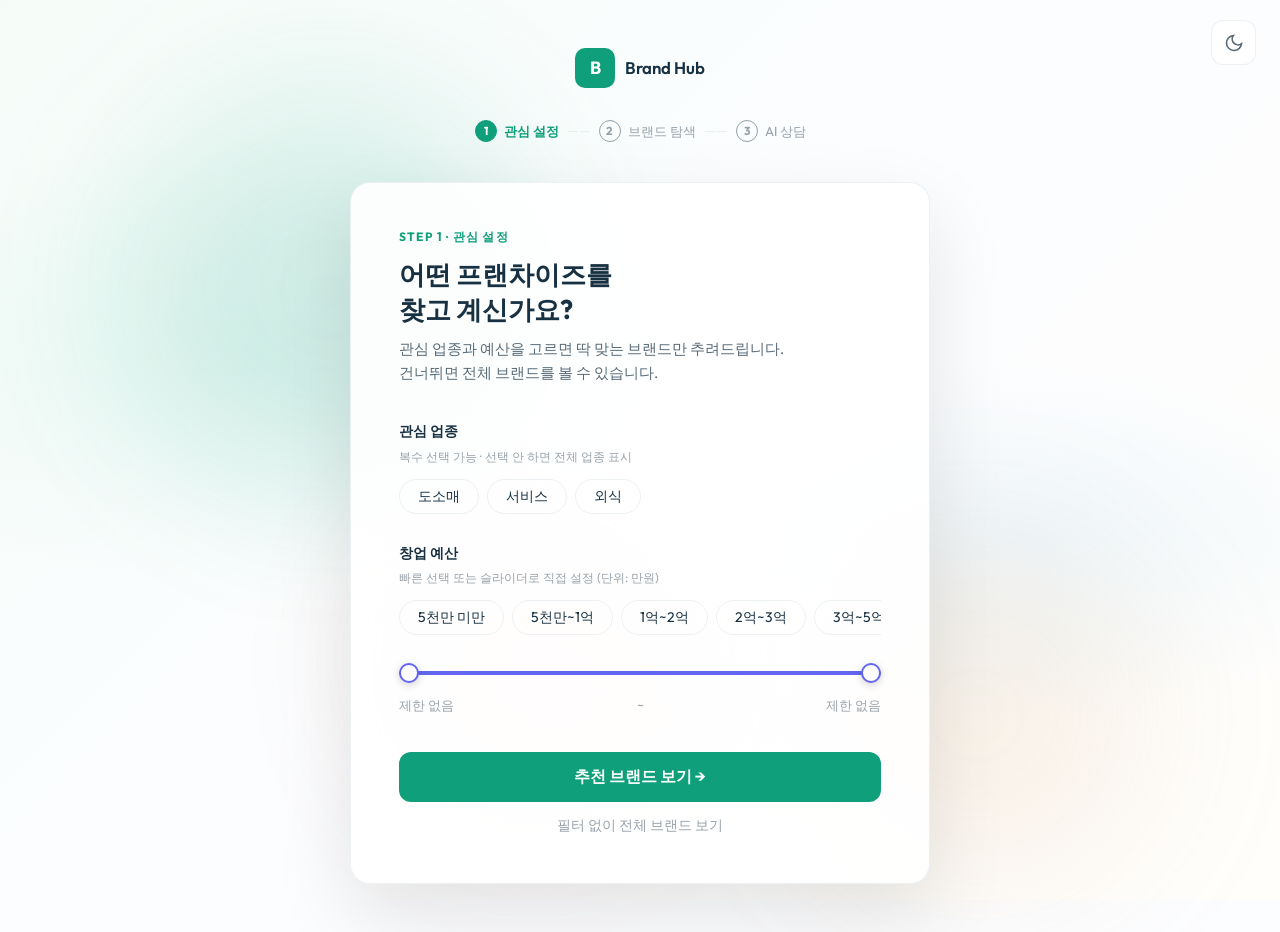
<file: templatemo_607_glass_admin/index.html>
<!DOCTYPE html>
<html lang="ko" data-theme="light">
<head>
    <meta charset="UTF-8">
    <meta name="viewport" content="width=device-width, initial-scale=1.0">
    <title>Brand Hub — 프랜차이즈 탐색 시작</title>
    <link rel="preconnect" href="https://fonts.googleapis.com">
    <link rel="preconnect" href="https://fonts.gstatic.com" crossorigin>
    <link href="https://fonts.googleapis.com/css2?family=Outfit:wght@300;400;500;600;700&display=swap" rel="stylesheet">
    <link rel="stylesheet" href="templatemo-glass-admin-style.css">
    <style>
        html, body { height: 100%; margin: 0; }

        .wizard-page {
            min-height: 100vh;
            display: flex;
            flex-direction: column;
            align-items: center;
            justify-content: center;
            padding: 48px 24px;
            position: relative;
            z-index: 1;
        }

        /* Top-right controls */
        .wizard-top-bar {
            position: fixed; top: 20px; right: 24px;
            display: flex; align-items: center; gap: 10px; z-index: 200;
        }

        /* Logo */
        .wizard-logo {
            display: flex; align-items: center; gap: 10px; margin-bottom: 32px;
        }
        .wizard-logo-icon {
            width: 40px; height: 40px; background: var(--emerald);
            border-radius: 10px; display: flex; align-items: center; justify-content: center;
            color: #fff; font-weight: 700; font-size: 1.1rem;
        }
        .wizard-logo-text { font-size: 1.05rem; font-weight: 600; color: var(--text-primary); }

        /* Step Trail */
        .step-trail {
            display: flex; align-items: center; gap: 6px; margin-bottom: 40px;
        }
        .step-trail-item {
            display: flex; align-items: center; gap: 7px;
            font-size: 0.82rem; color: var(--text-muted);
        }
        .step-trail-item.active { color: var(--emerald); font-weight: 600; }
        .step-trail-num {
            width: 22px; height: 22px; border-radius: 50%;
            border: 1.5px solid currentColor; display: flex; align-items: center;
            justify-content: center; font-size: 0.72rem; font-weight: 700; flex-shrink: 0;
        }
        .step-trail-item.active .step-trail-num {
            background: var(--emerald); border-color: var(--emerald); color: #fff;
        }
        .step-trail-sep { color: var(--glass-border); font-size: 0.85rem; margin: 0 2px; }

        /* Wizard Card */
        .wizard-card {
            background: var(--glass-bg); border: 1px solid var(--glass-border);
            border-radius: 20px; padding: 44px 48px;
            max-width: 580px; width: 100%;
            box-shadow: 0 32px 80px rgba(0,0,0,0.1);
        }
        .wizard-kicker {
            display: block; font-size: 0.75rem; font-weight: 700;
            letter-spacing: 0.1em; text-transform: uppercase;
            color: var(--emerald); margin-bottom: 12px;
        }
        .wizard-card h1 {
            font-size: 1.65rem; font-weight: 700; line-height: 1.3;
            margin: 0 0 10px;
        }
        .wizard-card .wizard-intro {
            color: var(--text-secondary); font-size: 0.93rem; margin-bottom: 36px;
        }

        /* Sections */
        .wizard-section { margin-bottom: 28px; }
        .wizard-section-title {
            font-size: 0.88rem; font-weight: 700; color: var(--text-primary); margin-bottom: 4px;
        }
        .wizard-section-hint {
            font-size: 0.78rem; color: var(--text-muted); margin-bottom: 12px;
        }
        .chip-grid { display: flex; flex-wrap: wrap; gap: 8px; }

        /* Chips */
        .wchip {
            padding: 8px 18px; border-radius: 24px; font-size: 0.875rem;
            border: 1.5px solid var(--glass-border); background: transparent;
            color: var(--text-primary); cursor: pointer;
            transition: all 0.18s; font-family: inherit; line-height: 1.2;
        }
        .wchip:hover { border-color: var(--emerald); color: var(--emerald); }
        .wchip.selected { background: var(--emerald); border-color: var(--emerald); color: #fff; }
        .wchip.budget.selected { background: #6366f1; border-color: #6366f1; color: #fff; }
        .wchip.budget:hover:not(.selected) { border-color: #6366f1; color: #6366f1; }

        /* Actions */
        .wizard-actions { margin-top: 36px; display: flex; flex-direction: column; gap: 10px; }
        .wizard-cta {
            width: 100%; padding: 14px 24px; border-radius: 12px;
            background: var(--emerald); color: #fff;
            font-size: 1rem; font-weight: 600; border: none; cursor: pointer;
            font-family: inherit; transition: opacity 0.2s;
        }
        .wizard-cta:hover { opacity: 0.88; }
        .wizard-skip {
            background: none; border: none; color: var(--text-muted);
            font-size: 0.85rem; cursor: pointer; font-family: inherit;
            padding: 4px; text-align: center;
        }
        .wizard-skip:hover { color: var(--text-secondary); text-decoration: underline; }

        /* Scrollable budget presets row */
        .budget-presets-row {
            display: flex; flex-wrap: nowrap; overflow-x: auto; gap: 8px;
            padding-bottom: 8px; margin-bottom: 14px;
            scrollbar-width: thin; scrollbar-color: var(--glass-border) transparent;
        }
        .budget-presets-row .wchip { flex-shrink: 0; }

        /* Dual range slider */
        .dual-range-wrap { margin: 4px 0 6px; }
        .dual-range-slider {
            position: relative; height: 32px;
            display: flex; align-items: center; margin-bottom: 4px;
        }
        .slider-track {
            position: absolute; width: 100%; height: 4px;
            background: var(--glass-border); border-radius: 2px; pointer-events: none;
        }
        .slider-fill {
            position: absolute; height: 4px; background: #6366f1;
            border-radius: 2px; pointer-events: none; left: 0%; width: 100%;
        }
        .slider-thumb {
            position: absolute; width: 100%; height: 0;
            -webkit-appearance: none; appearance: none;
            background: transparent; pointer-events: none;
            outline: none; margin: 0; padding: 0;
        }
        .slider-thumb::-webkit-slider-thumb {
            -webkit-appearance: none; appearance: none;
            width: 20px; height: 20px; border-radius: 50%;
            background: #fff; border: 2.5px solid #6366f1;
            box-shadow: 0 2px 8px rgba(0,0,0,0.18); cursor: pointer;
            pointer-events: all; transition: transform 0.12s, box-shadow 0.12s;
        }
        .slider-thumb::-webkit-slider-thumb:hover { transform: scale(1.18); box-shadow: 0 3px 12px rgba(99,102,241,0.3); }
        .slider-thumb::-moz-range-thumb {
            width: 20px; height: 20px; border-radius: 50%;
            background: #fff; border: 2.5px solid #6366f1;
            box-shadow: 0 2px 8px rgba(0,0,0,0.18); cursor: pointer; pointer-events: all;
        }
        .slider-labels {
            display: flex; justify-content: space-between; align-items: center;
            font-size: 0.82rem; margin-top: 6px; gap: 8px;
        }
        .slider-val { font-weight: 700; color: #6366f1; }
        .slider-sep { color: var(--text-muted); flex-shrink: 0; }
        .slider-none { color: var(--text-muted); font-weight: 400; }

        /* Loading */
        .chips-loading { font-size: 0.85rem; color: var(--text-muted); padding: 8px 0; }

        @media (max-width: 640px) {
            .wizard-card { padding: 28px 24px; }
            .wizard-card h1 { font-size: 1.35rem; }
            .step-trail-item span:not(.step-trail-num) { display: none; }
        }
    </style>
</head>
<body>
    <div class="background"></div>
    <div class="orb orb-1"></div>
    <div class="orb orb-2"></div>
    <div class="orb orb-3"></div>

    <div class="wizard-top-bar">
        <button class="nav-btn" id="theme-toggle" title="Toggle Light/Dark Mode">
            <svg class="icon-sun" viewBox="0 0 24 24" fill="none" stroke="currentColor" stroke-width="2">
                <circle cx="12" cy="12" r="4"/>
                <path d="M12 2v2"/><path d="M12 20v2"/>
                <path d="M4.93 4.93l1.41 1.41"/><path d="M17.66 17.66l1.41 1.41"/>
                <path d="M2 12h2"/><path d="M20 12h2"/>
                <path d="M6.34 17.66l-1.41 1.41"/><path d="M19.07 4.93l-1.41 1.41"/>
            </svg>
            <svg class="icon-moon" viewBox="0 0 24 24" fill="none" stroke="currentColor" stroke-width="2" style="display:none;">
                <path d="M21 12.79A9 9 0 1 1 11.21 3 7 7 0 0 0 21 12.79z"/>
            </svg>
        </button>
    </div>

    <div class="wizard-page">
        <div class="wizard-logo">
            <div class="wizard-logo-icon">B</div>
            <span class="wizard-logo-text">Brand Hub</span>
        </div>

        <div class="step-trail">
            <div class="step-trail-item active">
                <span class="step-trail-num">1</span>
                <span>관심 설정</span>
            </div>
            <span class="step-trail-sep">——</span>
            <div class="step-trail-item">
                <span class="step-trail-num">2</span>
                <span>브랜드 탐색</span>
            </div>
            <span class="step-trail-sep">——</span>
            <div class="step-trail-item">
                <span class="step-trail-num">3</span>
                <span>AI 상담</span>
            </div>
        </div>

        <div class="wizard-card">
            <span class="wizard-kicker">Step 1 · 관심 설정</span>
            <h1>어떤 프랜차이즈를<br>찾고 계신가요?</h1>
            <p class="wizard-intro">관심 업종과 예산을 고르면 딱 맞는 브랜드만 추려드립니다.<br>건너뛰면 전체 브랜드를 볼 수 있습니다.</p>

            <div class="wizard-section">
                <div class="wizard-section-title">관심 업종</div>
                <div class="wizard-section-hint">복수 선택 가능 · 선택 안 하면 전체 업종 표시</div>
                <div class="chip-grid" id="category-chips">
                    <span class="chips-loading">업종 목록 불러오는 중...</span>
                </div>
            </div>

            <div class="wizard-section">
                <div class="wizard-section-title">창업 예산</div>
                <div class="wizard-section-hint">빠른 선택 또는 슬라이더로 직접 설정 (단위: 만원)</div>

                <!-- Scrollable preset chips -->
                <div class="budget-presets-row" id="budget-chips">
                    <button class="wchip budget" data-min="0" data-max="5000">5천만 미만</button>
                    <button class="wchip budget" data-min="5000" data-max="10000">5천만~1억</button>
                    <button class="wchip budget" data-min="10000" data-max="20000">1억~2억</button>
                    <button class="wchip budget" data-min="20000" data-max="30000">2억~3억</button>
                    <button class="wchip budget" data-min="30000" data-max="50000">3억~5억</button>
                    <button class="wchip budget" data-min="50000" data-max="100000">5억~10억</button>
                    <button class="wchip budget" data-min="100000" data-max="999999">10억 이상</button>
                </div>

                <!-- Dual range slider -->
                <div class="dual-range-wrap">
                    <div class="dual-range-slider">
                        <div class="slider-track">
                            <div class="slider-fill" id="slider-fill"></div>
                        </div>
                        <input type="range" class="slider-thumb" id="slider-min"
                               min="0" max="100000" step="1000" value="0">
                        <input type="range" class="slider-thumb" id="slider-max"
                               min="0" max="100000" step="1000" value="100000">
                    </div>
                    <div class="slider-labels">
                        <span id="slider-min-label" class="slider-none">제한 없음</span>
                        <span class="slider-sep">~</span>
                        <span id="slider-max-label" class="slider-none">제한 없음</span>
                    </div>
                </div>
            </div>

            <div class="wizard-actions">
                <button class="wizard-cta" id="start-btn">추천 브랜드 보기 →</button>
                <button class="wizard-skip" id="skip-btn">필터 없이 전체 브랜드 보기</button>
            </div>
        </div>
    </div>

    <script src="app-config.js"></script>
    <script src="templatemo-glass-admin-script.js"></script>
    <script>
    (function () {
        const BRAND_MASTER_URLS = [
            './data/brand_master.json',
            '../db_chatbot/build_api_selected/brand_master.json',
            '/db_chatbot/build_api_selected/brand_master.json',
            `${window.location.origin}/db_chatbot/build_api_selected/brand_master.json`
        ];

        async function fetchJsonWithFallback(urls) {
            for (const url of urls) {
                try {
                    const r = await fetch(url);
                    if (r.ok) return await r.json();
                } catch (_) {}
            }
            throw new Error('브랜드 데이터를 불러오지 못했습니다.');
        }

        async function loadCategories() {
            try {
                const master = await fetchJsonWithFallback(BRAND_MASTER_URLS);
                const cats = [...new Set(master.map(b => b.category_main).filter(Boolean))].sort();
                const container = document.getElementById('category-chips');
                container.innerHTML = '';
                cats.forEach(cat => {
                    const btn = document.createElement('button');
                    btn.className = 'wchip';
                    btn.textContent = cat;
                    btn.addEventListener('click', () => btn.classList.toggle('selected'));
                    container.appendChild(btn);
                });
            } catch (e) {
                document.getElementById('category-chips').innerHTML =
                    '<span class="chips-loading">업종 목록을 불러오지 못했습니다. 전체 보기를 이용해 주세요.</span>';
            }
        }

        /* ── Budget Slider ── */
        const BUDGET_MAX = 100000; // 100,000만원 = 10억
        const sliderMin = document.getElementById('slider-min');
        const sliderMax = document.getElementById('slider-max');
        const sliderFill = document.getElementById('slider-fill');
        const sliderMinLbl = document.getElementById('slider-min-label');
        const sliderMaxLbl = document.getElementById('slider-max-label');

        function fmtManwon(v) {
            if (v <= 0) return '0원';
            const eok = Math.floor(v / 10000);
            const man = v % 10000;
            const parts = [];
            if (eok > 0) parts.push(`${eok}억`);
            if (man > 0) parts.push(`${man.toLocaleString('ko-KR')}만`);
            return parts.join(' ') + '원';
        }

        function updateSlider() {
            const lo = Number(sliderMin.value);
            const hi = Number(sliderMax.value);
            sliderFill.style.left = (lo / BUDGET_MAX * 100) + '%';
            sliderFill.style.width = ((hi - lo) / BUDGET_MAX * 100) + '%';

            if (lo === 0) {
                sliderMinLbl.textContent = '제한 없음';
                sliderMinLbl.className = 'slider-none';
            } else {
                sliderMinLbl.textContent = fmtManwon(lo);
                sliderMinLbl.className = 'slider-val';
            }
            if (hi >= BUDGET_MAX) {
                sliderMaxLbl.textContent = '제한 없음';
                sliderMaxLbl.className = 'slider-none';
            } else {
                sliderMaxLbl.textContent = fmtManwon(hi);
                sliderMaxLbl.className = 'slider-val';
            }
        }

        sliderMin.addEventListener('input', () => {
            if (Number(sliderMin.value) > Number(sliderMax.value)) sliderMin.value = sliderMax.value;
            updateSlider();
            document.querySelectorAll('#budget-chips .wchip').forEach(b => b.classList.remove('selected'));
        });
        sliderMax.addEventListener('input', () => {
            if (Number(sliderMax.value) < Number(sliderMin.value)) sliderMax.value = sliderMin.value;
            updateSlider();
            document.querySelectorAll('#budget-chips .wchip').forEach(b => b.classList.remove('selected'));
        });

        // Preset chip click → update slider, keep chip highlighted
        document.querySelectorAll('#budget-chips .wchip').forEach(btn => {
            btn.addEventListener('click', () => {
                document.querySelectorAll('#budget-chips .wchip').forEach(b => b.classList.remove('selected'));
                btn.classList.add('selected');
                sliderMin.value = Math.min(Number(btn.dataset.min), BUDGET_MAX);
                sliderMax.value = Math.min(Number(btn.dataset.max), BUDGET_MAX);
                updateSlider();
            });
        });

        updateSlider(); // init fill

        function readBudgetPrefs() {
            const lo = Number(sliderMin.value);
            const hi = Number(sliderMax.value);
            const budgetMin = lo === 0 ? null : lo;
            const budgetMax = hi >= BUDGET_MAX ? null : hi;
            const label = budgetMin == null && budgetMax == null ? null
                : budgetMin == null ? `${fmtManwon(budgetMax)} 이하`
                : budgetMax == null ? `${fmtManwon(budgetMin)} 이상`
                : `${fmtManwon(budgetMin)}~${fmtManwon(budgetMax)}`;
            return { budgetMin, budgetMax, label };
        }

        document.getElementById('start-btn').addEventListener('click', () => {
            const cats = [...document.querySelectorAll('#category-chips .wchip.selected')].map(b => b.textContent.trim());
            const { budgetMin, budgetMax, label: budgetLabel } = readBudgetPrefs();
            const prefs = {
                categories: cats,
                budgetMin,
                budgetMax,
                label: [cats.length ? cats.join(', ') : null, budgetLabel].filter(Boolean).join(' · ')
            };
            localStorage.setItem('brandhub_prefs', JSON.stringify(prefs));
            localStorage.setItem('brandhub_onboarded', '1');
            window.location.href = 'brands.html';
        });

        document.getElementById('skip-btn').addEventListener('click', () => {
            localStorage.removeItem('brandhub_prefs');
            localStorage.setItem('brandhub_onboarded', '1');
            window.location.href = 'brands.html';
        });

        loadCategories();
    })();
    </script>
</body>
</html>
</file>
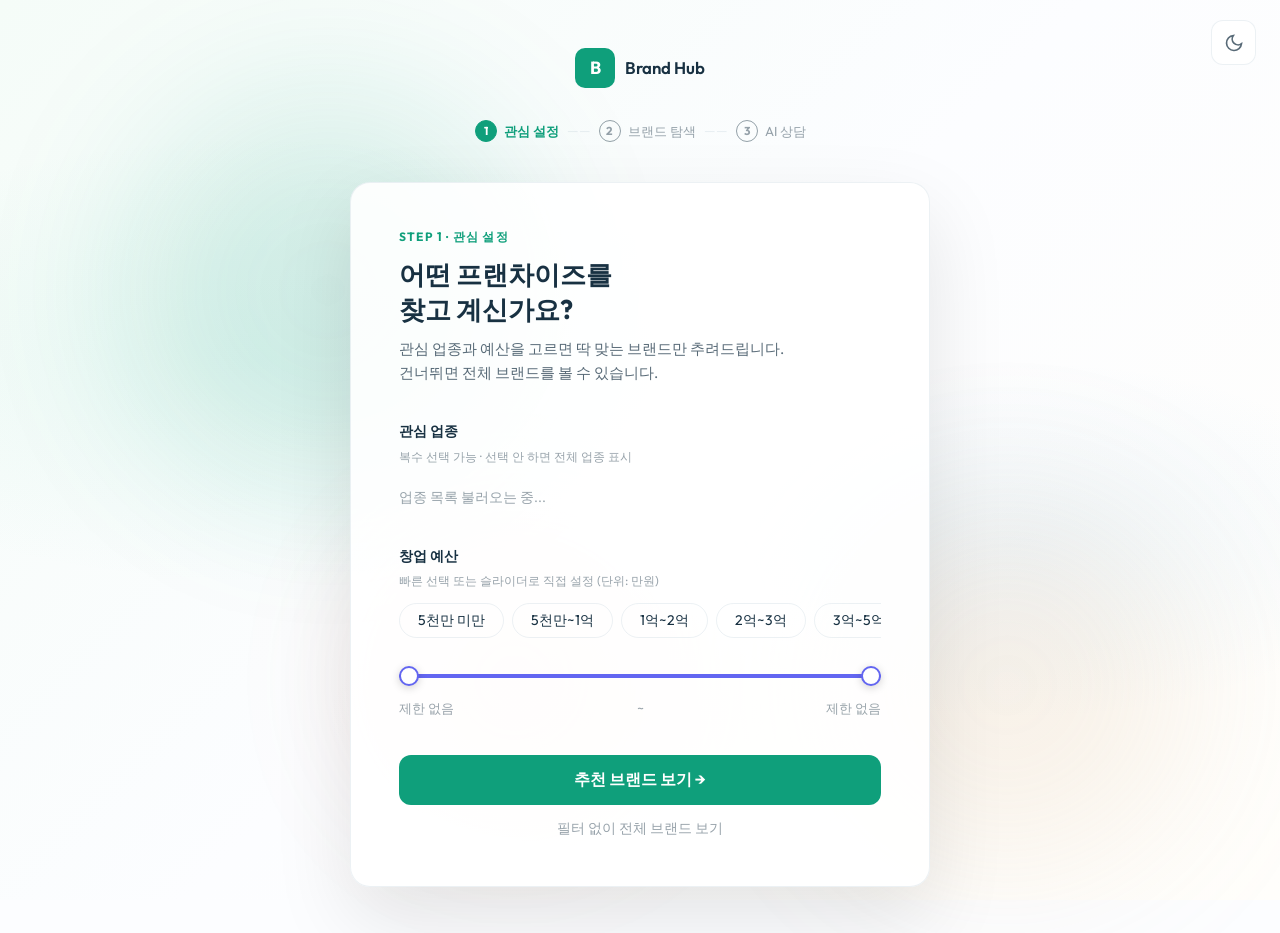
<file: templatemo_607_glass_admin/about-templatemo.html>
<!DOCTYPE html>
<html lang="ko">
<head>
    <meta charset="UTF-8">
    <meta http-equiv="refresh" content="0; url=index.html">
    <title>Redirecting...</title>
</head>
<body>
    <p>Redirecting to <a href="index.html">index.html</a>...</p>
</body>
</html>
</file>
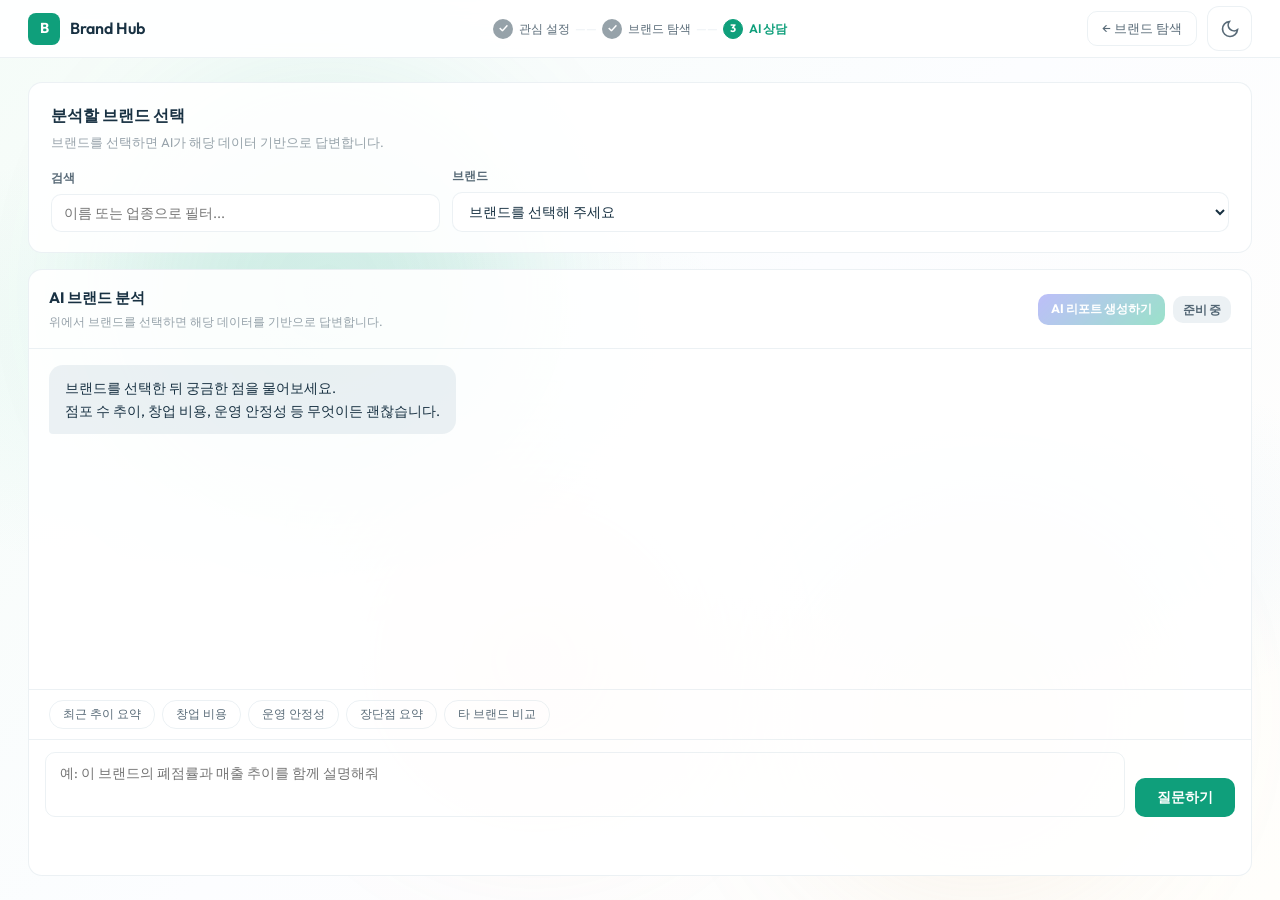
<file: templatemo_607_glass_admin/chat.html>
<!DOCTYPE html>
<html lang="ko" data-theme="light">
<head>
    <meta charset="UTF-8">
    <meta name="viewport" content="width=device-width, initial-scale=1.0">
    <title>AI 브랜드 상담 — Brand Hub</title>
    <link rel="preconnect" href="https://fonts.googleapis.com">
    <link rel="preconnect" href="https://fonts.gstatic.com" crossorigin>
    <link href="https://fonts.googleapis.com/css2?family=Outfit:wght@300;400;500;600;700&display=swap" rel="stylesheet">
    <link rel="stylesheet" href="templatemo-glass-admin-style.css">
    <style>
        html, body { height: 100%; margin: 0; overflow: hidden; }

        .chat-page {
            height: 100vh; display: flex; flex-direction: column;
            position: relative; z-index: 1;
        }

        /* ── Header (same as brands.html) ── */
        .app-header {
            display: flex; align-items: center; justify-content: space-between;
            padding: 0 28px; height: 58px; flex-shrink: 0;
            background: var(--glass-bg); border-bottom: 1px solid var(--glass-border);
            backdrop-filter: blur(12px); position: relative; z-index: 110;
        }
        .app-header-logo { display: flex; align-items: center; gap: 10px; text-decoration: none; }
        .app-logo-icon {
            width: 32px; height: 32px; background: var(--emerald); border-radius: 8px;
            display: flex; align-items: center; justify-content: center;
            color: #fff; font-weight: 700; font-size: 0.9rem;
        }
        .app-logo-text { font-size: 1rem; font-weight: 600; color: var(--text-primary); }
        .app-header-actions { display: flex; align-items: center; gap: 10px; }

        .step-trail {
            display: flex; align-items: center; gap: 5px;
            position: absolute; left: 50%; transform: translateX(-50%);
        }
        .step-trail-item {
            display: flex; align-items: center; gap: 6px;
            font-size: 0.78rem; color: var(--text-muted); white-space: nowrap;
        }
        .step-trail-item.done { color: var(--text-secondary); cursor: pointer; }
        .step-trail-item.done:hover { color: var(--emerald); }
        .step-trail-item.active { color: var(--emerald); font-weight: 600; }
        .step-num {
            width: 20px; height: 20px; border-radius: 50%; font-size: 0.68rem; font-weight: 700;
            border: 1.5px solid currentColor; display: flex; align-items: center; justify-content: center;
        }
        .step-trail-item.active .step-num { background: var(--emerald); border-color: var(--emerald); color: #fff; }
        .step-trail-item.done .step-num { background: var(--text-muted); border-color: transparent; color: #fff; }
        .step-sep { color: var(--glass-border); font-size: 0.8rem; }

        /* ── Back link button style ── */
        .back-btn {
            display: flex; align-items: center; gap: 6px; padding: 6px 14px;
            border-radius: 10px; border: 1.5px solid var(--glass-border);
            background: transparent; color: var(--text-secondary);
            cursor: pointer; font-size: 0.83rem; font-family: inherit;
            transition: all 0.18s; text-decoration: none; white-space: nowrap;
        }
        .back-btn:hover { border-color: var(--emerald); color: var(--emerald); }

        /* ── Chat Body ── */
        .chat-body {
            flex: 1; overflow-y: auto; padding: 24px 28px;
            display: flex; flex-direction: column; gap: 16px;
        }

        /* ── Brand Selector Card ── */
        .selector-card {
            background: var(--glass-bg); border: 1px solid var(--glass-border);
            border-radius: 14px; padding: 20px 22px; flex-shrink: 0;
        }
        .selector-card-header { display: flex; align-items: center; justify-content: space-between; margin-bottom: 14px; }
        .selector-card-header h2 { font-size: 1rem; font-weight: 700; margin: 0; }
        .selector-card-header p { font-size: 0.8rem; color: var(--text-muted); margin: 3px 0 0; }
        .selected-pill {
            display: inline-flex; align-items: center; gap: 6px;
            background: var(--emerald); color: #fff; border-radius: 16px;
            padding: 5px 14px; font-size: 0.85rem; font-weight: 600; flex-shrink: 0;
        }

        .selector-row { display: flex; gap: 12px; align-items: flex-end; flex-wrap: wrap; }
        .selector-group { flex: 1; min-width: 150px; }
        .selector-group label { display: block; font-size: 0.78rem; font-weight: 600; color: var(--text-secondary); margin-bottom: 6px; }
        .selector-input, .selector-select {
            width: 100%; padding: 9px 12px; border-radius: 10px;
            border: 1.5px solid var(--glass-border); background: var(--glass-bg);
            color: var(--text-primary); font-size: 0.88rem; font-family: inherit;
            outline: none; box-sizing: border-box; transition: border-color 0.18s;
        }
        .selector-input:focus, .selector-select:focus { border-color: var(--emerald); }
        .selector-select { cursor: pointer; }

        /* Saved brands quick-pick */
        .saved-row { display: flex; flex-wrap: wrap; gap: 7px; margin-top: 12px; padding-top: 12px; border-top: 1px solid var(--glass-border); align-items: center; }
        .saved-row-label { font-size: 0.75rem; color: var(--text-muted); font-weight: 600; }
        .saved-chip {
            padding: 4px 12px; border-radius: 12px; font-size: 0.8rem; cursor: pointer;
            border: 1.5px solid var(--coral); color: var(--coral); background: transparent;
            font-family: inherit; transition: all 0.15s;
        }
        .saved-chip:hover { background: var(--coral); color: #fff; }

        /* ── Chat Card ── */
        .chat-card {
            background: var(--glass-bg); border: 1px solid var(--glass-border);
            border-radius: 14px; display: flex; flex-direction: column;
            flex: 1; min-height: 0; overflow: hidden;
        }
        .chat-card-header {
            padding: 16px 20px; border-bottom: 1px solid var(--glass-border);
            display: flex; align-items: center; justify-content: space-between; flex-shrink: 0;
            gap: 14px;
        }
        .chat-card-header h2 { font-size: 0.95rem; font-weight: 700; margin: 0 0 2px; }
        .chat-card-header p { font-size: 0.78rem; color: var(--text-muted); margin: 0; }
        .chat-header-actions { display: flex; align-items: center; gap: 8px; flex-shrink: 0; }
        .chatbot-status {
            padding: 4px 10px; border-radius: 10px; font-size: 0.75rem; font-weight: 600;
            background: var(--glass-border); color: var(--text-secondary); white-space: nowrap;
        }
        .chatbot-status.ready { background: rgba(16,185,129,0.12); color: var(--emerald); }
        .chatbot-status.thinking { background: rgba(99,102,241,0.12); color: #6366f1; }
        .chatbot-status.error { background: rgba(239,68,68,0.12); color: #ef4444; }
        .report-launch-btn {
            padding: 7px 13px; border-radius: 10px; border: none;
            background: linear-gradient(135deg, #6366f1, #10b981);
            color: #fff; font-size: 0.78rem; font-weight: 700; font-family: inherit;
            cursor: pointer; white-space: nowrap; transition: opacity 0.18s, transform 0.18s;
        }
        .report-launch-btn:hover { opacity: 0.9; transform: translateY(-1px); }
        .report-launch-btn:disabled { opacity: 0.42; cursor: not-allowed; transform: none; }

        .chatbot-messages {
            flex: 1; overflow-y: auto; padding: 16px 20px; display: flex; flex-direction: column; gap: 10px;
        }
        .chat-msg {
            max-width: 88%; border-radius: 14px; padding: 12px 16px; font-size: 0.88rem; line-height: 1.6;
        }
        .chat-msg.bot { background: var(--glass-border); color: var(--text-primary); align-self: flex-start; border-bottom-left-radius: 4px; }
        .chat-msg.user { background: var(--emerald); color: #fff; align-self: flex-end; border-bottom-right-radius: 4px; }

        .chat-prompts {
            display: flex; gap: 7px; flex-wrap: wrap;
            padding: 10px 20px; border-top: 1px solid var(--glass-border); flex-shrink: 0;
        }
        .prompt-chip {
            padding: 5px 13px; border-radius: 14px; font-size: 0.78rem; cursor: pointer;
            border: 1.5px solid var(--glass-border); background: transparent;
            color: var(--text-secondary); font-family: inherit; transition: all 0.15s;
        }
        .prompt-chip:hover { border-color: var(--emerald); color: var(--emerald); }

        .chat-form {
            padding: 12px 16px; border-top: 1px solid var(--glass-border);
            display: flex; gap: 10px; align-items: flex-end; flex-shrink: 0;
        }
        .chat-textarea {
            flex: 1; padding: 10px 14px; border-radius: 10px;
            border: 1.5px solid var(--glass-border); background: transparent;
            color: var(--text-primary); font-size: 0.88rem; font-family: inherit;
            resize: none; outline: none; transition: border-color 0.18s; line-height: 1.5;
        }
        .chat-textarea:focus { border-color: var(--emerald); }
        .chat-send {
            padding: 10px 22px; border-radius: 10px; background: var(--emerald); color: #fff;
            border: none; font-size: 0.88rem; font-weight: 600; cursor: pointer;
            font-family: inherit; transition: opacity 0.18s; white-space: nowrap; flex-shrink: 0;
        }
        .chat-send:hover { opacity: 0.88; }
        .chat-send:disabled { opacity: 0.4; cursor: not-allowed; }

        /* ── Typing Indicator ── */
        .typing-indicator { display: flex; align-items: center; gap: 5px; padding: 2px 0; }
        .typing-dot {
            width: 7px; height: 7px; border-radius: 50%;
            background: var(--text-muted); animation: typingBounce 1.2s ease-in-out infinite;
        }
        .typing-dot:nth-child(2) { animation-delay: 0.2s; }
        .typing-dot:nth-child(3) { animation-delay: 0.4s; }
        @keyframes typingBounce {
            0%, 60%, 100% { transform: translateY(0); opacity: 0.5; }
            30% { transform: translateY(-7px); opacity: 1; }
        }

        /* ── Report Request Modal ── */
        .report-overlay {
            position: fixed; inset: 0; z-index: 400;
            background: rgba(15, 23, 42, 0.45); backdrop-filter: blur(8px);
            display: flex; align-items: center; justify-content: center; padding: 20px;
        }
        .report-overlay.hidden { display: none; }
        .report-card {
            width: 100%; max-width: 440px; background: var(--glass-bg);
            border: 1px solid var(--glass-border); border-radius: 14px;
            padding: 22px; box-shadow: var(--shadow-lg);
        }
        .report-card-header { display: flex; justify-content: space-between; align-items: flex-start; gap: 12px; margin-bottom: 18px; }
        .report-card-header h2 { font-size: 1.05rem; font-weight: 700; margin: 0 0 5px; }
        .report-card-header p { font-size: 0.82rem; color: var(--text-muted); margin: 0; line-height: 1.45; }
        .report-close {
            background: none; border: none; cursor: pointer; color: var(--text-muted);
            font-size: 1.2rem; line-height: 1; flex-shrink: 0;
        }
        .report-close:hover { color: #ef4444; }
        .report-features { display: grid; grid-template-columns: 1fr 1fr; gap: 8px; margin-bottom: 18px; }
        .report-feature {
            background: rgba(255,255,255,0.04); border: 1px solid var(--glass-border);
            border-radius: 8px; padding: 9px 10px; font-size: 0.78rem; color: var(--text-secondary);
        }
        .report-form-group { margin-bottom: 13px; }
        .report-form-group label { display: block; font-size: 0.78rem; font-weight: 600; color: var(--text-secondary); margin-bottom: 6px; }
        .report-input, .report-textarea {
            width: 100%; padding: 10px 12px; border-radius: 10px;
            border: 1.5px solid var(--glass-border); background: var(--glass-bg);
            color: var(--text-primary); font-size: 0.88rem; font-family: inherit;
            outline: none; box-sizing: border-box;
        }
        .report-input:focus, .report-textarea:focus { border-color: #6366f1; }
        .report-input[readonly] { color: var(--text-secondary); cursor: default; }
        .report-textarea { resize: none; line-height: 1.5; }
        .report-submit-btn {
            width: 100%; padding: 11px; border: none; border-radius: 10px;
            background: linear-gradient(135deg, #6366f1, #10b981); color: #fff;
            font-size: 0.9rem; font-weight: 700; cursor: pointer; font-family: inherit;
        }
        .report-submit-btn:hover { opacity: 0.9; }
        .report-submit-btn:disabled { opacity: 0.45; cursor: not-allowed; }
        .report-form-status { font-size: 0.8rem; color: var(--text-muted); margin: 8px 0 0; text-align: center; min-height: 18px; }
        .report-success { text-align: center; padding: 12px 0; }
        .report-success.hidden { display: none; }
        .report-success-icon { font-size: 2.2rem; margin-bottom: 10px; }
        .report-success h3 { font-size: 1.05rem; font-weight: 700; margin: 0 0 9px; }
        .report-success p { font-size: 0.88rem; color: var(--text-secondary); margin: 0 0 6px; line-height: 1.55; }
        .report-success-note { font-size: 0.78rem; color: var(--text-muted); margin-top: 10px; }

        @media (max-width: 768px) {
            .step-trail { display: none; }
            .chat-body { padding: 14px 16px; }
            .chat-card-header { align-items: flex-start; flex-direction: column; }
            .chat-header-actions { width: 100%; justify-content: space-between; }
            .report-launch-btn { flex: 1; }
            .report-features { grid-template-columns: 1fr; }
        }
    </style>
</head>
<body>
    <div class="background"></div>
    <div class="orb orb-1"></div>
    <div class="orb orb-2"></div>
    <div class="orb orb-3"></div>

    <div class="chat-page">

        <!-- Header -->
        <header class="app-header">
            <a class="app-header-logo" href="index.html">
                <div class="app-logo-icon">B</div>
                <span class="app-logo-text">Brand Hub</span>
            </a>

            <div class="step-trail">
                <div class="step-trail-item done" onclick="location.href='index.html'" style="cursor:pointer;">
                    <span class="step-num">✓</span><span>관심 설정</span>
                </div>
                <span class="step-sep">——</span>
                <div class="step-trail-item done" onclick="location.href='brands.html'" style="cursor:pointer;">
                    <span class="step-num">✓</span><span>브랜드 탐색</span>
                </div>
                <span class="step-sep">——</span>
                <div class="step-trail-item active">
                    <span class="step-num">3</span><span>AI 상담</span>
                </div>
            </div>

            <div class="app-header-actions">
                <a class="back-btn" href="brands.html">← 브랜드 탐색</a>
                <button class="nav-btn" id="theme-toggle" title="Toggle Light/Dark Mode">
                    <svg class="icon-sun" viewBox="0 0 24 24" fill="none" stroke="currentColor" stroke-width="2">
                        <circle cx="12" cy="12" r="4"/>
                        <path d="M12 2v2"/><path d="M12 20v2"/>
                        <path d="M4.93 4.93l1.41 1.41"/><path d="M17.66 17.66l1.41 1.41"/>
                        <path d="M2 12h2"/><path d="M20 12h2"/>
                        <path d="M6.34 17.66l-1.41 1.41"/><path d="M19.07 4.93l-1.41 1.41"/>
                    </svg>
                    <svg class="icon-moon" viewBox="0 0 24 24" fill="none" stroke="currentColor" stroke-width="2" style="display:none;">
                        <path d="M21 12.79A9 9 0 1 1 11.21 3 7 7 0 0 0 21 12.79z"/>
                    </svg>
                </button>
            </div>
        </header>

        <!-- Body -->
        <div class="chat-body">

            <!-- Brand Selector -->
            <div class="selector-card">
                <div class="selector-card-header">
                    <div>
                        <h2>분석할 브랜드 선택</h2>
                        <p>브랜드를 선택하면 AI가 해당 데이터 기반으로 답변합니다.</p>
                    </div>
                    <div id="selected-pill"></div>
                </div>

                <div class="selector-row">
                    <div class="selector-group">
                        <label for="brand-filter">검색</label>
                        <input type="text" id="brand-filter" class="selector-input" placeholder="이름 또는 업종으로 필터...">
                    </div>
                    <div class="selector-group" style="flex:2;">
                        <label for="brand-select">브랜드</label>
                        <select id="brand-select" class="selector-select">
                            <option value="">브랜드를 선택해 주세요</option>
                        </select>
                    </div>
                </div>

                <div class="saved-row" id="saved-row" style="display:none;">
                    <span class="saved-row-label">저장한 브랜드</span>
                </div>
            </div>

            <!-- Chat Card -->
            <div class="chat-card">
                <div class="chat-card-header">
                    <div>
                        <h2>AI 브랜드 분석</h2>
                        <p id="chat-subtitle">위에서 브랜드를 선택하면 해당 데이터를 기반으로 답변합니다.</p>
                    </div>
                    <div class="chat-header-actions">
                        <button class="report-launch-btn" id="report-open" type="button" disabled>AI 리포트 생성하기</button>
                        <span class="chatbot-status" id="chat-status">준비 중</span>
                    </div>
                </div>

                <div class="chatbot-messages" id="chat-messages">
                    <div class="chat-msg bot">
                        <p>브랜드를 선택한 뒤 궁금한 점을 물어보세요.<br>점포 수 추이, 창업 비용, 운영 안정성 등 무엇이든 괜찮습니다.</p>
                    </div>
                </div>

                <div class="chat-prompts">
                    <button class="prompt-chip" data-prompt="최근 점포 수 추이를 요약해줘">최근 추이 요약</button>
                    <button class="prompt-chip" data-prompt="창업 비용 관점에서 설명해줘">창업 비용</button>
                    <button class="prompt-chip" data-prompt="운영 안정성 관점에서 평가해줘">운영 안정성</button>
                    <button class="prompt-chip" data-prompt="이 브랜드의 장단점을 요약해줘">장단점 요약</button>
                    <button class="prompt-chip" data-prompt="비슷한 업종의 다른 브랜드와 비교하면?">타 브랜드 비교</button>
                </div>

                <form class="chat-form" id="chat-form">
                    <textarea id="chat-input" class="chat-textarea" rows="2" placeholder="예: 이 브랜드의 폐점률과 매출 추이를 함께 설명해줘"></textarea>
                    <button type="submit" class="chat-send" id="chat-send">질문하기</button>
                </form>
            </div>

        </div>
    </div>

    <!-- Report Request Modal -->
    <div class="report-overlay hidden" id="report-modal">
        <div class="report-card">
            <div class="report-card-header">
                <div>
                    <h2>AI 브랜드 분석 리포트</h2>
                    <p id="report-subtitle">선택한 브랜드의 리포트를 신청합니다.</p>
                </div>
                <button class="report-close" id="report-close" type="button">✕</button>
            </div>

            <div class="report-features">
                <div class="report-feature">매출·점포 수 추이 분석</div>
                <div class="report-feature">창업 비용 상세 분해</div>
                <div class="report-feature">폐점률·이탈률 리스크</div>
                <div class="report-feature">AI 창업 적합도 진단</div>
            </div>

            <div id="report-form-wrap">
                <form id="report-form">
                    <div class="report-form-group">
                        <label for="report-email">이메일 *</label>
                        <input type="email" id="report-email" class="report-input" placeholder="리포트를 받을 이메일" required>
                    </div>
                    <div class="report-form-group">
                        <label for="report-brand">관심 브랜드</label>
                        <input type="text" id="report-brand" class="report-input" readonly>
                    </div>
                    <div class="report-form-group">
                        <label for="report-comment">추가 요청사항 (선택)</label>
                        <textarea id="report-comment" class="report-textarea" rows="2" maxlength="500" placeholder="예: 방금 상담한 내용도 함께 반영해 주세요"></textarea>
                    </div>
                    <button type="submit" class="report-submit-btn" id="report-submit">리포트 신청하기</button>
                    <p class="report-form-status" id="report-status"></p>
                </form>
            </div>

            <div class="report-success hidden" id="report-success">
                <div class="report-success-icon">✓</div>
                <h3>신청 완료!</h3>
                <p><strong id="report-success-email"></strong>으로 리포트를 보내드리겠습니다.</p>
                <p class="report-success-note">현재 베타 운영 중으로 순서대로 안내드립니다.</p>
            </div>
        </div>
    </div>

    <script src="app-config.js"></script>
    <script src="templatemo-glass-admin-script.js"></script>
    <script>
    (function () {
        const BRAND_MASTER_URLS = [
            './data/brand_master.json',
            '../db_chatbot/build_api_selected/brand_master.json',
            '/db_chatbot/build_api_selected/brand_master.json',
            `${window.location.origin}/db_chatbot/build_api_selected/brand_master.json`
        ];
        const CHAT_API_URL = (window.APP_CONFIG && window.APP_CONFIG.chatApiUrl)
            ? window.APP_CONFIG.chatApiUrl
            : 'http://127.0.0.1:8001/api/chat';
        const SHEET_SCRIPT_URL = (window.APP_CONFIG && window.APP_CONFIG.sheetScriptUrl) || '';
        const SURVEY_TABLE = (window.APP_CONFIG && window.APP_CONFIG.surveyTable) || 'tab_final';

        const state = { brands: [], selectedBrand: null };

        const els = {
            brandFilter: document.getElementById('brand-filter'),
            brandSelect: document.getElementById('brand-select'),
            selectedPill: document.getElementById('selected-pill'),
            savedRow: document.getElementById('saved-row'),
            messages: document.getElementById('chat-messages'),
            subtitle: document.getElementById('chat-subtitle'),
            status: document.getElementById('chat-status'),
            form: document.getElementById('chat-form'),
            input: document.getElementById('chat-input'),
            send: document.getElementById('chat-send'),
            reportOpen: document.getElementById('report-open'),
            reportModal: document.getElementById('report-modal'),
            reportClose: document.getElementById('report-close'),
            reportForm: document.getElementById('report-form'),
            reportFormWrap: document.getElementById('report-form-wrap'),
            reportSubtitle: document.getElementById('report-subtitle'),
            reportEmail: document.getElementById('report-email'),
            reportBrand: document.getElementById('report-brand'),
            reportComment: document.getElementById('report-comment'),
            reportSubmit: document.getElementById('report-submit'),
            reportStatus: document.getElementById('report-status'),
            reportSuccess: document.getElementById('report-success'),
            reportSuccessEmail: document.getElementById('report-success-email')
        };

        function getVisitorId() {
            const key = 'brandhub_visitor_id';
            let id = localStorage.getItem(key);
            if (!id) {
                id = 'v_' + Date.now() + '_' + Math.random().toString(36).slice(2, 10);
                localStorage.setItem(key, id);
            }
            return id;
        }

        function requestJsonp(url) {
            return new Promise((resolve, reject) => {
                const cb = 'jsonp_' + Date.now() + '_' + Math.random().toString(36).slice(2);
                const s = document.createElement('script');
                let settled = false;
                let timer = null;
                const cleanup = () => {
                    if (timer) clearTimeout(timer);
                    delete window[cb];
                    if (s.parentNode) s.parentNode.removeChild(s);
                };
                window[cb] = data => {
                    if (settled) return;
                    settled = true;
                    cleanup();
                    resolve(data);
                };
                s.src = url + (url.indexOf('?') >= 0 ? '&' : '?') + 'callback=' + cb;
                s.onerror = () => {
                    if (settled) return;
                    settled = true;
                    cleanup();
                    reject(new Error('JSONP failed'));
                };
                timer = setTimeout(() => {
                    if (settled) return;
                    settled = true;
                    cleanup();
                    reject(new Error('Google Sheet request timed out'));
                }, 15000);
                document.body.appendChild(s);
            });
        }

        function stamp() {
            const d = new Date();
            const p = v => String(v).padStart(2, '0');
            return `${d.getFullYear()}-${p(d.getMonth()+1)}-${p(d.getDate())} ${p(d.getHours())}:${p(d.getMinutes())}:${p(d.getSeconds())}`;
        }

        async function sendSheetInsert(tableName, payload) {
            if (!SHEET_SCRIPT_URL) throw new Error('Missing sheetScriptUrl');
            const url = `${SHEET_SCRIPT_URL}?action=insert&table=${encodeURIComponent(tableName)}&data=${encodeURIComponent(payload)}`;
            const res = await requestJsonp(url);
            const errorMessage = res && res.data && res.data.error ? res.data.error : 'Insert failed';
            if (!res || !res.success) throw new Error(errorMessage);
            return res;
        }

        async function fetchJson(urls) {
            for (const url of urls) {
                try { const r = await fetch(url); if (r.ok) return await r.json(); } catch {}
            }
            throw new Error('데이터를 불러오지 못했습니다.');
        }

        function populateSelect(filter) {
            const cur = els.brandSelect.value;
            els.brandSelect.innerHTML = '<option value="">브랜드를 선택해 주세요</option>';
            const kw = (filter || '').trim().toLowerCase();
            const list = kw ? state.brands.filter(b => `${b.brand_name} ${b.category_main||''}`.toLowerCase().includes(kw)) : state.brands;
            list.forEach(b => {
                const opt = document.createElement('option');
                opt.value = b.brand_id;
                opt.textContent = b.category_main ? `${b.brand_name} · ${b.category_main}` : b.brand_name;
                els.brandSelect.appendChild(opt);
            });
            if (cur && list.some(b => b.brand_id == cur)) els.brandSelect.value = cur;
        }

        function renderSavedRow() {
            const ids = JSON.parse(localStorage.getItem('brandhub_saved') || '[]');
            const saved = ids.map(id => state.brands.find(b => b.brand_id == id)).filter(Boolean);
            if (!saved.length) { els.savedRow.style.display = 'none'; return; }
            els.savedRow.style.display = 'flex';
            els.savedRow.innerHTML = '<span class="saved-row-label">저장한 브랜드</span>';
            saved.forEach(b => {
                const btn = document.createElement('button');
                btn.className = 'saved-chip';
                btn.textContent = b.brand_name;
                btn.addEventListener('click', () => { els.brandSelect.value = b.brand_id; selectBrand(b.brand_id); });
                els.savedRow.appendChild(btn);
            });
        }

        function setStatus(text, cls) {
            els.status.textContent = text;
            els.status.className = 'chatbot-status' + (cls ? ' ' + cls : '');
        }

        function selectBrand(id) {
            const brand = state.brands.find(b => b.brand_id == id);
            state.selectedBrand = brand || null;
            if (brand) {
                els.selectedPill.innerHTML = `<span class="selected-pill">♥ ${brand.brand_name}</span>`;
                els.subtitle.textContent = `${brand.brand_name} 관련 질문을 하면 AI가 해당 데이터를 기반으로 답변합니다.`;
                els.reportOpen.disabled = false;
                setStatus('준비됨', 'ready');
                clearMessages();
                addMsg('bot', `${brand.brand_name}에 대해 궁금한 점을 물어보세요. 예: 점포 수 추이, 창업 비용, 운영 안정성`);
            } else {
                els.selectedPill.innerHTML = '';
                els.subtitle.textContent = '위에서 브랜드를 선택하면 해당 데이터를 기반으로 답변합니다.';
                els.reportOpen.disabled = true;
                setStatus('준비 중', '');
            }
        }

        function addMsg(role, text) {
            const div = document.createElement('div');
            div.className = `chat-msg ${role}`;
            div.innerHTML = `<p style="margin:0">${text.replace(/\n/g, '<br>')}</p>`;
            els.messages.appendChild(div);
            els.messages.scrollTop = els.messages.scrollHeight;
            return div;
        }
        function clearMessages() { els.messages.innerHTML = ''; }

        async function sendChat(query) {
            if (!state.selectedBrand) {
                addMsg('bot', '먼저 위에서 브랜드를 선택해 주세요.'); return;
            }
            addMsg('user', query);
            // Typing indicator bubble
            const loading = document.createElement('div');
            loading.className = 'chat-msg bot';
            loading.innerHTML = '<div class="typing-indicator"><div class="typing-dot"></div><div class="typing-dot"></div><div class="typing-dot"></div></div>';
            els.messages.appendChild(loading);
            els.messages.scrollTop = els.messages.scrollHeight;
            setStatus('분석 중...', 'thinking');
            els.send.disabled = true;

            const coldTimer = setTimeout(() => {
                loading.innerHTML = '<p style="margin:0">서버가 처음 시작되고 있습니다. 20~30초 정도 기다려 주세요...</p>';
            }, 12000);

            try {
                const r = await fetch(CHAT_API_URL, {
                    method: 'POST',
                    headers: { 'Content-Type': 'application/json' },
                    body: JSON.stringify({ query, brand_name: state.selectedBrand.brand_name })
                });
                clearTimeout(coldTimer);
                const payload = await r.json();
                if (!r.ok) throw new Error(payload.error || 'API 오류');
                loading.innerHTML = `<p style="margin:0">${String(payload.answer || '').replace(/\n/g, '<br>')}</p>`;
                setStatus('응답 완료', 'ready');
            } catch (e) {
                clearTimeout(coldTimer);
                loading.innerHTML = `<p style="margin:0">AI 응답에 실패했습니다. 잠시 후 다시 시도해 주세요.<br><small style="opacity:0.7">${e.message}</small></p>`;
                setStatus('연결 실패', 'error');
            } finally {
                els.send.disabled = false;
            }
        }

        function openReportModal() {
            if (!state.selectedBrand) {
                addMsg('bot', 'AI 리포트를 생성하려면 먼저 브랜드를 선택해 주세요.');
                return;
            }
            els.reportSubtitle.textContent = `${state.selectedBrand.brand_name} 브랜드에 대한 AI 분석 리포트를 신청합니다.`;
            els.reportBrand.value = state.selectedBrand.brand_name;
            els.reportEmail.value = '';
            els.reportComment.value = '';
            els.reportStatus.textContent = '';
            els.reportSubmit.disabled = false;
            els.reportFormWrap.style.display = 'block';
            els.reportSuccess.classList.add('hidden');
            els.reportModal.classList.remove('hidden');
            setTimeout(() => els.reportEmail.focus(), 0);
        }

        function closeReportModal() {
            els.reportModal.classList.add('hidden');
        }

        /* ── Event Listeners ── */
        els.brandFilter.addEventListener('input', e => populateSelect(e.target.value));
        els.brandSelect.addEventListener('change', e => selectBrand(e.target.value));
        els.reportOpen.addEventListener('click', openReportModal);
        els.reportClose.addEventListener('click', closeReportModal);
        els.reportModal.addEventListener('click', e => {
            if (e.target === els.reportModal) closeReportModal();
        });
        els.reportForm.addEventListener('submit', async e => {
            e.preventDefault();
            const email = els.reportEmail.value.trim();
            const brand = els.reportBrand.value.trim();
            const comment = els.reportComment.value.trim();

            els.reportSubmit.disabled = true;
            els.reportStatus.textContent = '신청 중...';

            const payload = JSON.stringify({
                id: getVisitorId(),
                email,
                interested_brand: brand,
                interested_brand_id: state.selectedBrand ? state.selectedBrand.brand_id : '',
                wanted_feature: 'AI 분석 리포트',
                comment: comment || '-',
                submitted_at: stamp(),
                landingUrl: window.location.href,
                source: 'chat_report_modal'
            });

            try {
                await sendSheetInsert(SURVEY_TABLE, payload);
                els.reportFormWrap.style.display = 'none';
                els.reportSuccessEmail.textContent = email;
                els.reportSuccess.classList.remove('hidden');
            } catch (err) {
                console.error('Report request log failed:', err);
                els.reportStatus.textContent = `신청 저장에 실패했습니다. 잠시 후 다시 시도해 주세요. (${err.message})`;
                els.reportSubmit.disabled = false;
            }
        });
        els.form.addEventListener('submit', async e => {
            e.preventDefault();
            const q = els.input.value.trim();
            if (!q) return;
            els.input.value = '';
            await sendChat(q);
        });
        document.querySelectorAll('.prompt-chip').forEach(btn => {
            btn.addEventListener('click', () => sendChat(btn.dataset.prompt));
        });

        /* ── Load ── */
        async function loadData() {
            try {
                const master = await fetchJson(BRAND_MASTER_URLS);
                state.brands = master.sort((a,b) => (a.brand_name||'').localeCompare(b.brand_name||'', 'ko'));
                populateSelect('');
                renderSavedRow();
                const param = new URLSearchParams(location.search).get('brand');
                if (param) { els.brandSelect.value = param; selectBrand(param); }
            } catch (e) {
                els.subtitle.textContent = '브랜드 목록을 불러오지 못했습니다.';
            }
        }

        loadData();
    })();
    </script>
</body>
</html>
</file>
<file: templatemo_607_glass_admin/templatemo-glass-admin-style.css>
/* ============================================
   TemplateMo 3D Glassmorphism Dashboard
   https://templatemo.com
   CSS Stylesheet
============================================ */

/* ============================================
   CSS CUSTOM PROPERTIES
============================================ */
:root {
    /* Primary Colors - Emerald & Gold Luxury */
    --emerald: #0f9f7b;
    --emerald-light: #48cfa7;
    --gold: #d6a86f;
    --gold-light: #efd4ad;
    --amber: #c07a2f;
    --cream: #fff7ea;
    
    /* Accent Colors */
    --coral: #e98668;
    --slate: #5c6f80;
    
    /* Glass Colors */
    --glass-bg: rgba(255, 255, 255, 0.9);
    --glass-border: rgba(136, 166, 188, 0.16);
    --glass-shadow: rgba(44, 79, 101, 0.07);
    --glass-hover: rgba(255, 255, 255, 0.99);
    
    /* Background - Deep Forest */
    --bg-dark: #fcfdff;
    --bg-gradient-1: #f5fcf8;
    --bg-gradient-2: #fcfdff;
    --bg-gradient-3: #fffefb;
    
    /* Text */
    --text-primary: #183142;
    --text-secondary: rgba(24, 49, 66, 0.72);
    --text-muted: rgba(24, 49, 66, 0.45);
    
    /* Status Colors */
    --success: #22c55e;
    --warning: #eab308;
    --danger: #dc2626;
    --info: #0ea5e9;
    
    /* Spacing */
    --sidebar-width: 280px;
    --navbar-height: 70px;
    --border-radius: 20px;
    --card-padding: 24px;
    
    /* Transitions */
    --transition-fast: 0.2s ease;
    --transition-normal: 0.3s ease;
    --transition-slow: 0.5s ease;
}

/* Dark Mode */
[data-theme="dark"] {
    --glass-bg: rgba(16, 25, 33, 0.78);
    --glass-border: rgba(255, 255, 255, 0.09);
    --glass-shadow: rgba(0, 0, 0, 0.28);
    --glass-hover: rgba(25, 37, 48, 0.86);

    --bg-dark: #0d1620;
    --bg-gradient-1: #11212d;
    --bg-gradient-2: #172d3f;
    --bg-gradient-3: #20384e;

    --text-primary: #f3f7fb;
    --text-secondary: rgba(243, 247, 251, 0.74);
    --text-muted: rgba(243, 247, 251, 0.45);
}

[data-theme="dark"] .orb {
    opacity: 0.15;
}

[data-theme="dark"] .glass-card::before {
    background: linear-gradient(90deg, transparent, rgba(0,0,0,0.05), transparent);
}

[data-theme="dark"] .stat-value {
    background: linear-gradient(135deg, var(--text-primary), var(--text-secondary));
    -webkit-background-clip: text;
    background-clip: text;
}

[data-theme="dark"] .table-wrapper::-webkit-scrollbar-track {
    background: rgba(0, 0, 0, 0.05);
}

[data-theme="dark"] .chart-wrapper::-webkit-scrollbar-track {
    background: rgba(0, 0, 0, 0.05);
}

[data-theme="dark"] .activity-list::-webkit-scrollbar-thumb {
    background: var(--glass-border);
}

/* ============================================
   RESET & BASE STYLES
============================================ */
*, *::before, *::after {
    margin: 0;
    padding: 0;
    box-sizing: border-box;
}

html {
    scroll-behavior: smooth;
}

body {
    font-family: 'Outfit', sans-serif;
    background: var(--bg-dark);
    color: var(--text-primary);
    min-height: 100vh;
    overflow-x: hidden;
    line-height: 1.6;
}

a {
    text-decoration: none;
    color: inherit;
}

/* ============================================
   ANIMATED BACKGROUND
============================================ */
.background {
    position: fixed;
    top: 0;
    left: 0;
    width: 100%;
    height: 100%;
    z-index: -2;
    background: linear-gradient(135deg, var(--bg-gradient-1) 0%, var(--bg-gradient-2) 50%, var(--bg-gradient-3) 100%);
}

.background::before {
    content: '';
    position: absolute;
    top: 0;
    left: 0;
    width: 100%;
    height: 100%;
    background: 
        radial-gradient(ellipse 80% 50% at 20% 40%, rgba(72, 207, 167, 0.08) 0%, transparent 50%),
        radial-gradient(ellipse 60% 40% at 80% 60%, rgba(76, 168, 232, 0.08) 0%, transparent 50%),
        radial-gradient(ellipse 50% 30% at 50% 80%, rgba(214, 168, 111, 0.06) 0%, transparent 50%);
}

/* Floating Orbs */
.orb {
    position: fixed;
    border-radius: 50%;
    filter: blur(80px);
    opacity: 0.14;
    z-index: -1;
    animation: float 20s ease-in-out infinite;
}

.orb-1 {
    width: 400px;
    height: 400px;
    background: var(--emerald);
    top: 10%;
    left: 10%;
    animation-delay: 0s;
}

.orb-2 {
    width: 350px;
    height: 350px;
    background: var(--gold);
    top: 60%;
    right: 10%;
    animation-delay: -5s;
}

.orb-3 {
    width: 300px;
    height: 300px;
    background: var(--coral);
    bottom: 10%;
    left: 30%;
    animation-delay: -10s;
}

@keyframes float {
    0%, 100% { transform: translate(0, 0) scale(1); }
    25% { transform: translate(30px, -30px) scale(1.05); }
    50% { transform: translate(-20px, 20px) scale(0.95); }
    75% { transform: translate(20px, 10px) scale(1.02); }
}

/* ============================================
   LAYOUT STRUCTURE
============================================ */
.dashboard {
    display: flex;
    min-height: 100vh;
}

/* ============================================
   SIDEBAR
============================================ */
.sidebar {
    position: fixed;
    left: 0;
    top: 0;
    width: var(--sidebar-width);
    height: 100vh;
    background: rgba(255, 255, 255, 0.96);
    backdrop-filter: blur(20px);
    -webkit-backdrop-filter: blur(20px);
    border-right: 1px solid var(--glass-border);
    padding: 24px;
    z-index: 100;
    transition: all var(--transition-normal);
    overflow-y: auto;
}

/* Custom Scrollbar for Sidebar */
.sidebar::-webkit-scrollbar {
    width: 6px;
}

.sidebar::-webkit-scrollbar-track {
    background: transparent;
}

.sidebar::-webkit-scrollbar-thumb {
    background: var(--glass-border);
    border-radius: 3px;
}

.sidebar::-webkit-scrollbar-thumb:hover {
    background: var(--emerald-light);
}

.sidebar-header {
    display: flex;
    align-items: center;
    gap: 12px;
    padding-bottom: 30px;
    border-bottom: 1px solid var(--glass-border);
    margin-bottom: 30px;
}

.logo {
    width: 45px;
    height: 45px;
    background: linear-gradient(135deg, var(--emerald), var(--gold));
    border-radius: 12px;
    display: flex;
    align-items: center;
    justify-content: center;
    font-weight: 700;
    font-size: 20px;
    box-shadow: 0 8px 32px rgba(5, 150, 105, 0.3);
}

.logo-text {
    font-size: 22px;
    font-weight: 600;
    background: linear-gradient(135deg, var(--emerald-light), var(--gold));
    -webkit-background-clip: text;
    -webkit-text-fill-color: transparent;
    background-clip: text;
}

.nav-menu {
    list-style: none;
    flex: 1;
}

.nav-menu ul {
    list-style: none;
    padding: 0;
    margin: 0;
}

.nav-section {
    margin-bottom: 25px;
    list-style: none;
}

.nav-section-title {
    font-size: 11px;
    font-weight: 600;
    text-transform: uppercase;
    letter-spacing: 1.5px;
    color: var(--text-muted);
    margin-bottom: 12px;
    padding-left: 15px;
}

.nav-item {
    margin-bottom: 5px;
    list-style: none;
}

.nav-link {
    display: flex;
    align-items: center;
    gap: 14px;
    padding: 14px 18px;
    color: var(--text-secondary);
    text-decoration: none;
    border-radius: 12px;
    transition: all var(--transition-fast);
    position: relative;
    overflow: hidden;
}

.nav-link:hover {
    background: var(--glass-hover);
    color: var(--text-primary);
}

.nav-link.active {
    background: var(--glass-hover);
    color: var(--text-primary);
}

.nav-icon {
    width: 22px;
    height: 22px;
    opacity: 0.8;
}

.nav-link.active .nav-icon,
.nav-link:hover .nav-icon {
    opacity: 1;
}

.nav-badge {
    margin-left: auto;
    background: linear-gradient(135deg, var(--gold), var(--amber));
    color: white;
    font-size: 11px;
    font-weight: 600;
    padding: 3px 8px;
    border-radius: 20px;
}

/* Sidebar User Profile */
.sidebar-footer {
    padding-top: 20px;
    border-top: 1px solid var(--glass-border);
}

.user-profile {
    display: flex;
    align-items: center;
    gap: 12px;
    padding: 12px;
    border-radius: 12px;
    cursor: pointer;
    transition: background var(--transition-fast);
}

.user-profile:hover {
    background: var(--glass-hover);
}

.user-avatar {
    width: 42px;
    height: 42px;
    border-radius: 12px;
    background: linear-gradient(135deg, var(--emerald), var(--gold));
    display: flex;
    align-items: center;
    justify-content: center;
    font-weight: 600;
    font-size: 16px;
}

.user-info {
    flex: 1;
}

.user-name {
    font-weight: 500;
    font-size: 14px;
}

.user-role {
    font-size: 12px;
    color: var(--text-muted);
}

/* ============================================
   MAIN CONTENT
============================================ */
.main-content {
    flex: 1;
    margin-left: var(--sidebar-width);
    padding: 30px;
    min-height: 100vh;
}

/* ============================================
   TOP NAVBAR
============================================ */
.navbar {
    display: flex;
    align-items: center;
    justify-content: space-between;
    margin-bottom: 30px;
    gap: 20px;
}

.page-title {
    font-size: 28px;
    font-weight: 600;
}

.navbar-right {
    display: flex;
    align-items: center;
    gap: 15px;
}

.search-box {
    position: relative;
}

.search-input {
    width: 280px;
    padding: 12px 20px 12px 48px;
    background: rgba(255, 255, 255, 0.98);
    backdrop-filter: blur(10px);
    border: 1px solid var(--glass-border);
    border-radius: 12px;
    color: var(--text-primary);
    font-family: inherit;
    font-size: 14px;
    transition: all var(--transition-fast);
}

.search-input::placeholder {
    color: var(--text-muted);
}

.search-input:focus {
    outline: none;
    border-color: var(--emerald-light);
    box-shadow: 0 0 20px rgba(52, 211, 153, 0.2);
}

.search-icon {
    position: absolute;
    left: 16px;
    top: 50%;
    transform: translateY(-50%);
    width: 20px;
    height: 20px;
    color: var(--text-muted);
}

.nav-btn {
    width: 45px;
    height: 45px;
    background: rgba(255, 255, 255, 0.98);
    backdrop-filter: blur(10px);
    border: 1px solid var(--glass-border);
    border-radius: 12px;
    display: flex;
    align-items: center;
    justify-content: center;
    cursor: pointer;
    position: relative;
    transition: all var(--transition-fast);
}

.nav-btn:hover {
    background: var(--glass-hover);
    border-color: var(--emerald-light);
}

.nav-btn svg {
    width: 20px;
    height: 20px;
    color: var(--text-secondary);
}

.notification-dot {
    position: absolute;
    top: 10px;
    right: 10px;
    width: 8px;
    height: 8px;
    background: var(--coral);
    border-radius: 50%;
    box-shadow: 0 0 10px var(--coral);
}

/* ============================================
   GLASS CARD BASE
============================================ */
.glass-card {
    background: var(--glass-bg);
    backdrop-filter: blur(20px);
    -webkit-backdrop-filter: blur(20px);
    border: 1px solid var(--glass-border);
    border-radius: var(--border-radius);
    padding: var(--card-padding);
    position: relative;
    overflow: hidden;
    transition: all var(--transition-normal);
    transform-style: preserve-3d;
    perspective: 1000px;
}

.glass-card::before {
    content: '';
    position: absolute;
    top: 0;
    left: 0;
    right: 0;
    height: 1px;
    background: linear-gradient(90deg, transparent, rgba(255,255,255,0.2), transparent);
}

.glass-card:hover {
    background: var(--glass-hover);
    border-color: rgba(255, 255, 255, 0.15);
    box-shadow: 
        0 25px 50px -12px var(--glass-shadow),
        0 0 40px rgba(52, 211, 153, 0.1);
}

/* 3D Tilt Effect */
.glass-card-3d {
    transition: transform 0.4s cubic-bezier(0.03, 0.98, 0.52, 0.99);
}

.glass-card-3d:hover {
    transform: rotateX(5deg) rotateY(-5deg) translateZ(10px);
}

/* ============================================
   STATS CARDS
============================================ */
.stats-grid {
    display: grid;
    grid-template-columns: repeat(4, 1fr);
    gap: 24px;
    margin-bottom: 30px;
}

.stat-card {
    position: relative;
}

.stat-card-inner {
    display: flex;
    align-items: flex-start;
    justify-content: space-between;
}

.stat-info h3 {
    font-size: 13px;
    font-weight: 500;
    color: var(--text-secondary);
    margin-bottom: 8px;
    text-transform: uppercase;
    letter-spacing: 0.5px;
}

.stat-value {
    font-family: 'Space Mono', monospace;
    font-size: 32px;
    font-weight: 700;
    margin-bottom: 12px;
    background: linear-gradient(135deg, var(--text-primary), var(--text-secondary));
    -webkit-background-clip: text;
    -webkit-text-fill-color: transparent;
    background-clip: text;
}

.stat-change {
    display: inline-flex;
    align-items: center;
    gap: 4px;
    font-size: 13px;
    font-weight: 500;
    padding: 4px 10px;
    border-radius: 20px;
}

.stat-change.positive {
    color: var(--success);
    background: rgba(34, 197, 94, 0.15);
}

.stat-change.negative {
    color: #ff6b6b;
    background: rgba(255, 107, 107, 0.15);
}

.stat-icon {
    width: 55px;
    height: 55px;
    border-radius: 16px;
    display: flex;
    align-items: center;
    justify-content: center;
}

.stat-icon.cyan {
    background: linear-gradient(135deg, rgba(52, 211, 153, 0.2), rgba(52, 211, 153, 0.05));
    box-shadow: 0 8px 32px rgba(52, 211, 153, 0.2);
}

.stat-icon.magenta {
    background: linear-gradient(135deg, rgba(212, 165, 116, 0.2), rgba(212, 165, 116, 0.05));
    box-shadow: 0 8px 32px rgba(212, 165, 116, 0.2);
}

.stat-icon.purple {
    background: linear-gradient(135deg, rgba(224, 122, 95, 0.2), rgba(224, 122, 95, 0.05));
    box-shadow: 0 8px 32px rgba(224, 122, 95, 0.2);
}

.stat-icon.success {
    background: linear-gradient(135deg, rgba(34, 197, 94, 0.2), rgba(34, 197, 94, 0.05));
    box-shadow: 0 8px 32px rgba(34, 197, 94, 0.2);
}

.stat-icon svg {
    width: 26px;
    height: 26px;
}

/* Sparkline in stat card */
.stat-sparkline {
    position: absolute;
    bottom: 0;
    left: 0;
    right: 0;
    height: 50px;
    opacity: 0.3;
}

/* ============================================
   CONTENT GRID
============================================ */
.content-grid {
    display: grid;
    grid-template-columns: 2fr 1fr;
    gap: 24px;
    margin-bottom: 30px;
}

/* ============================================
   CHART CARD
============================================ */
.chart-card {
    min-height: 380px;
}

.card-header {
    display: flex;
    align-items: center;
    justify-content: space-between;
    margin-bottom: 24px;
}

.card-title {
    font-size: 18px;
    font-weight: 600;
}

.card-subtitle {
    font-size: 13px;
    color: var(--text-muted);
    margin-top: 4px;
}

.card-actions {
    display: flex;
    gap: 8px;
}

.card-btn {
    padding: 8px 16px;
    background: var(--glass-bg);
    border: 1px solid var(--glass-border);
    border-radius: 8px;
    color: var(--text-secondary);
    font-family: inherit;
    font-size: 13px;
    cursor: pointer;
    transition: all var(--transition-fast);
}

.card-btn:hover,
.card-btn.active {
    background: var(--glass-hover);
    border-color: var(--emerald-light);
    color: var(--text-primary);
}

/* Chart Container */
.chart-wrapper {
    overflow-x: auto;
    margin: 0 -10px;
    padding: 0 10px;
}

.chart-wrapper::-webkit-scrollbar {
    height: 8px;
}

.chart-wrapper::-webkit-scrollbar-track {
    background: rgba(255, 255, 255, 0.05);
    border-radius: 4px;
}

.chart-wrapper::-webkit-scrollbar-thumb {
    background: linear-gradient(90deg, var(--emerald), var(--gold));
    border-radius: 4px;
}

.chart-wrapper::-webkit-scrollbar-thumb:hover {
    background: linear-gradient(90deg, var(--emerald-light), var(--gold-light));
}

.chart-container {
    height: 250px;
    position: relative;
    display: flex;
    min-width: 500px;
}

.chart-y-axis {
    display: flex;
    flex-direction: column;
    justify-content: space-between;
    padding: 20px 0;
    padding-right: 12px;
    text-align: right;
}

.y-value {
    font-family: 'Space Mono', monospace;
    font-size: 11px;
    color: var(--text-muted);
}

.chart-placeholder {
    flex: 1;
    height: 100%;
    display: flex;
    align-items: flex-end;
    justify-content: space-between;
    gap: 8px;
    padding: 20px 0;
    border-left: 1px solid var(--glass-border);
    padding-left: 12px;
}

.chart-bar-group {
    flex: 1;
    height: 100%;
    display: flex;
    flex-direction: column;
    align-items: center;
    justify-content: flex-end;
    gap: 8px;
}

.chart-bar {
    width: 100%;
    max-width: 40px;
    border-radius: 8px 8px 0 0;
    background: linear-gradient(180deg, var(--emerald-light), var(--emerald));
    transition: all var(--transition-normal);
    position: relative;
    min-height: 10px;
}

.chart-bar.bar-emerald {
    background: linear-gradient(180deg, #6db897, #3d8b6e);
}

.chart-bar.bar-gold {
    background: linear-gradient(180deg, #c9b896, #a89068);
}

.chart-bar.bar-coral {
    background: linear-gradient(180deg, #d4a090, #b87a68);
}

.chart-bar.bar-teal {
    background: linear-gradient(180deg, #7ac4b8, #4a9e92);
}

.chart-bar.bar-amber {
    background: linear-gradient(180deg, #d4b06a, #a88542);
}

.chart-bar::before {
    content: '';
    position: absolute;
    top: 0;
    left: 0;
    right: 0;
    height: 50%;
    background: linear-gradient(180deg, rgba(255,255,255,0.2), transparent);
    border-radius: 8px 8px 0 0;
}

.chart-bar:hover {
    filter: brightness(1.15);
    transform: scaleY(1.02);
    transform-origin: bottom;
}

.chart-bar.bar-emerald:hover {
    box-shadow: 0 0 16px rgba(61, 139, 110, 0.4);
}

.chart-bar.bar-gold:hover {
    box-shadow: 0 0 16px rgba(168, 144, 104, 0.4);
}

.chart-bar.bar-coral:hover {
    box-shadow: 0 0 16px rgba(184, 122, 104, 0.4);
}

.chart-bar.bar-teal:hover {
    box-shadow: 0 0 16px rgba(74, 158, 146, 0.4);
}

.chart-bar.bar-amber:hover {
    box-shadow: 0 0 16px rgba(168, 133, 66, 0.4);
}

.chart-label {
    font-size: 11px;
    color: var(--text-muted);
    font-weight: 500;
}

/* ============================================
   ACTIVITY FEED
============================================ */
.activity-card {
    max-height: 380px;
    display: flex;
    flex-direction: column;
}

.activity-list {
    flex: 1;
    overflow-y: auto;
    margin: 0 -10px;
    padding: 0 10px;
}

.activity-list::-webkit-scrollbar {
    width: 4px;
}

.activity-list::-webkit-scrollbar-track {
    background: transparent;
}

.activity-list::-webkit-scrollbar-thumb {
    background: var(--glass-border);
    border-radius: 2px;
}

.activity-item {
    display: flex;
    align-items: flex-start;
    gap: 14px;
    padding: 14px 0;
    border-bottom: 1px solid var(--glass-border);
}

.activity-item:last-child {
    border-bottom: none;
}

.activity-avatar {
    width: 40px;
    height: 40px;
    border-radius: 10px;
    display: flex;
    align-items: center;
    justify-content: center;
    font-weight: 600;
    font-size: 14px;
    flex-shrink: 0;
}

.activity-content {
    flex: 1;
    min-width: 0;
}

.activity-text {
    font-size: 14px;
    color: var(--text-secondary);
    margin-bottom: 4px;
}

.activity-text strong {
    color: var(--text-primary);
    font-weight: 500;
}

.activity-time {
    font-size: 12px;
    color: var(--text-muted);
}

/* ============================================
   DATA TABLE
============================================ */
.table-card {
    grid-column: span 2;
}

.table-wrapper {
    overflow-x: auto;
    margin: 0 -10px;
    padding: 0 10px;
}

.table-wrapper::-webkit-scrollbar {
    height: 8px;
}

.table-wrapper::-webkit-scrollbar-track {
    background: rgba(255, 255, 255, 0.05);
    border-radius: 4px;
}

.table-wrapper::-webkit-scrollbar-thumb {
    background: linear-gradient(90deg, var(--emerald), var(--gold));
    border-radius: 4px;
}

.table-wrapper::-webkit-scrollbar-thumb:hover {
    background: linear-gradient(90deg, var(--emerald-light), var(--gold-light));
}

.data-table {
    width: 100%;
    min-width: 700px;
    border-collapse: collapse;
}

.data-table th,
.data-table td {
    padding: 16px;
    text-align: left;
}

.data-table th {
    font-size: 12px;
    font-weight: 600;
    text-transform: uppercase;
    letter-spacing: 0.5px;
    color: var(--text-muted);
    border-bottom: 1px solid var(--glass-border);
}

.data-table tr {
    transition: background var(--transition-fast);
}

.data-table tbody tr:hover {
    background: var(--glass-hover);
}

.data-table td {
    font-size: 14px;
    color: var(--text-secondary);
    border-bottom: 1px solid rgba(255, 255, 255, 0.03);
}

.table-user {
    display: flex;
    align-items: center;
    gap: 12px;
}

.table-avatar {
    width: 38px;
    height: 38px;
    border-radius: 10px;
    display: flex;
    align-items: center;
    justify-content: center;
    font-weight: 600;
    font-size: 13px;
}

.table-user-info {
    display: flex;
    flex-direction: column;
}

.table-user-name {
    color: var(--text-primary);
    font-weight: 500;
}

.table-user-email {
    font-size: 12px;
    color: var(--text-muted);
}

.status-badge {
    display: inline-flex;
    align-items: center;
    gap: 6px;
    padding: 6px 12px;
    border-radius: 20px;
    font-size: 12px;
    font-weight: 500;
}

.status-badge::before {
    content: '';
    width: 6px;
    height: 6px;
    border-radius: 50%;
}

.status-badge.completed {
    background: rgba(16, 185, 129, 0.15);
    color: var(--success);
}

.status-badge.completed::before {
    background: var(--success);
    box-shadow: 0 0 8px var(--success);
}

.status-badge.pending {
    background: rgba(245, 158, 11, 0.15);
    color: var(--warning);
}

.status-badge.pending::before {
    background: var(--warning);
    box-shadow: 0 0 8px var(--warning);
}

.status-badge.processing {
    background: rgba(59, 130, 246, 0.15);
    color: var(--info);
}

.status-badge.processing::before {
    background: var(--info);
    box-shadow: 0 0 8px var(--info);
}

.table-amount {
    font-family: 'Space Mono', monospace;
    font-weight: 600;
    color: var(--text-primary);
}

/* ============================================
   PROGRESS BARS
============================================ */
.progress-card {
    padding: var(--card-padding);
}

.progress-item {
    margin-bottom: 24px;
}

.progress-item:last-child {
    margin-bottom: 0;
}

.progress-header {
    display: flex;
    justify-content: space-between;
    margin-bottom: 10px;
}

.progress-label {
    font-size: 14px;
    font-weight: 500;
}

.progress-value {
    font-family: 'Space Mono', monospace;
    font-size: 14px;
    color: var(--text-secondary);
}

.progress-bar {
    height: 8px;
    background: rgba(255, 255, 255, 0.1);
    border-radius: 10px;
    overflow: hidden;
}

.progress-fill {
    height: 100%;
    border-radius: 10px;
    transition: width 1s ease-out;
    position: relative;
}

.progress-fill::after {
    content: '';
    position: absolute;
    top: 0;
    left: 0;
    right: 0;
    height: 50%;
    background: linear-gradient(180deg, rgba(255,255,255,0.3), transparent);
}

.progress-fill.cyan {
    background: linear-gradient(90deg, var(--emerald-light), var(--emerald));
    box-shadow: 0 0 20px rgba(52, 211, 153, 0.4);
}

.progress-fill.magenta {
    background: linear-gradient(90deg, var(--gold-light), var(--gold));
    box-shadow: 0 0 20px rgba(212, 165, 116, 0.4);
}

.progress-fill.purple {
    background: linear-gradient(90deg, var(--coral), var(--amber));
    box-shadow: 0 0 20px rgba(224, 122, 95, 0.4);
}

/* ============================================
   BOTTOM GRID
============================================ */
.bottom-grid {
    display: grid;
    grid-template-columns: repeat(3, 1fr);
    gap: 24px;
}

/* ============================================
   CALENDAR WIDGET
============================================ */
.calendar-header {
    display: flex;
    align-items: center;
    justify-content: space-between;
    margin-bottom: 20px;
}

.calendar-nav {
    display: flex;
    gap: 8px;
}

.calendar-nav-btn {
    width: 32px;
    height: 32px;
    background: var(--glass-bg);
    border: 1px solid var(--glass-border);
    border-radius: 8px;
    display: flex;
    align-items: center;
    justify-content: center;
    cursor: pointer;
    transition: all var(--transition-fast);
}

.calendar-nav-btn:hover {
    background: var(--glass-hover);
    border-color: var(--emerald-light);
}

.calendar-nav-btn svg {
    width: 16px;
    height: 16px;
    color: var(--text-secondary);
}

.calendar-grid {
    display: grid;
    grid-template-columns: repeat(7, 1fr);
    gap: 4px;
    text-align: center;
}

.calendar-day-name {
    font-size: 11px;
    font-weight: 600;
    color: var(--text-muted);
    padding: 8px 0;
    text-transform: uppercase;
}

.calendar-day {
    aspect-ratio: 1;
    display: flex;
    align-items: center;
    justify-content: center;
    font-size: 13px;
    border-radius: 8px;
    cursor: pointer;
    transition: all var(--transition-fast);
}

.calendar-day:hover {
    background: var(--glass-hover);
}

.calendar-day.other-month {
    color: var(--text-muted);
}

.calendar-day.today {
    background: linear-gradient(135deg, var(--emerald), var(--emerald-light));
    color: white;
    font-weight: 600;
    box-shadow: 0 4px 15px rgba(5, 150, 105, 0.3);
}

.calendar-day.has-event::after {
    content: '';
    position: absolute;
    bottom: 4px;
    width: 4px;
    height: 4px;
    background: var(--gold);
    border-radius: 50%;
}

/* ============================================
   DONUT CHART
============================================ */
.donut-container {
    display: flex;
    align-items: center;
    gap: 30px;
    margin-top: 20px;
}

.donut-chart {
    width: 140px;
    height: 140px;
    position: relative;
}

.donut-chart svg {
    transform: rotate(-90deg);
}

.donut-chart circle {
    fill: none;
    stroke-width: 20;
}

.donut-bg {
    stroke: rgba(255, 255, 255, 0.1);
}

.donut-segment {
    stroke-linecap: round;
    transition: stroke-dashoffset 1s ease-out;
}

.donut-center {
    position: absolute;
    top: 50%;
    left: 50%;
    transform: translate(-50%, -50%);
    text-align: center;
}

.donut-value {
    font-family: 'Space Mono', monospace;
    font-size: 28px;
    font-weight: 700;
}

.donut-label {
    font-size: 12px;
    color: var(--text-muted);
}

.donut-legend {
    display: flex;
    flex-direction: column;
    gap: 12px;
}

.legend-item {
    display: flex;
    align-items: center;
    gap: 10px;
    font-size: 13px;
}

.legend-color {
    width: 12px;
    height: 12px;
    border-radius: 4px;
}

.legend-color.cyan { background: var(--emerald-light); }
.legend-color.magenta { background: var(--gold); }
.legend-color.purple { background: var(--coral); }

/* ============================================
   WEATHER WIDGET
============================================ */
.weather-main {
    display: flex;
    align-items: center;
    gap: 20px;
    margin-bottom: 24px;
}

.weather-icon {
    width: 80px;
    height: 80px;
    background: linear-gradient(135deg, rgba(52, 211, 153, 0.2), rgba(212, 165, 116, 0.2));
    border-radius: 20px;
    display: flex;
    align-items: center;
    justify-content: center;
}

.weather-icon svg {
    width: 45px;
    height: 45px;
    color: var(--emerald-light);
}

.weather-temp {
    font-family: 'Space Mono', monospace;
    font-size: 48px;
    font-weight: 700;
    line-height: 1;
}

.weather-desc {
    font-size: 14px;
    color: var(--text-secondary);
    margin-top: 4px;
}

.weather-details {
    display: grid;
    grid-template-columns: repeat(3, 1fr);
    gap: 16px;
}

.weather-detail {
    text-align: center;
    padding: 12px;
    background: var(--glass-bg);
    border-radius: 12px;
}

.weather-detail-value {
    font-family: 'Space Mono', monospace;
    font-size: 18px;
    font-weight: 600;
    margin-bottom: 4px;
}

.weather-detail-label {
    font-size: 11px;
    color: var(--text-muted);
    text-transform: uppercase;
}

/* ============================================
   MOBILE MENU TOGGLE
============================================ */
.mobile-menu-toggle {
    display: none;
    position: fixed;
    bottom: 24px;
    right: 24px;
    width: 56px;
    height: 56px;
    background: linear-gradient(135deg, var(--emerald), var(--gold));
    border: none;
    border-radius: 16px;
    cursor: pointer;
    z-index: 200;
    box-shadow: 0 8px 32px rgba(5, 150, 105, 0.3);
}

.mobile-menu-toggle svg {
    width: 24px;
    height: 24px;
    color: white;
}

/* ============================================
   LOGIN PAGE STYLES
============================================ */
.login-page {
    min-height: 100vh;
    display: flex;
    flex-direction: column;
    align-items: center;
    justify-content: center;
    padding: 40px 20px;
}

.login-container {
    width: 100%;
    max-width: 440px;
}

.login-card {
    background: var(--glass-bg);
    backdrop-filter: blur(20px);
    -webkit-backdrop-filter: blur(20px);
    border: 1px solid var(--glass-border);
    border-radius: var(--border-radius);
    padding: 48px 40px;
    position: relative;
    overflow: hidden;
}

.login-card::before {
    content: '';
    position: absolute;
    top: 0;
    left: 0;
    right: 0;
    height: 1px;
    background: linear-gradient(90deg, transparent, rgba(255,255,255,0.2), transparent);
}

.login-header {
    text-align: center;
    margin-bottom: 40px;
}

.login-logo {
    width: 70px;
    height: 70px;
    background: linear-gradient(135deg, var(--emerald), var(--gold));
    border-radius: 18px;
    display: flex;
    align-items: center;
    justify-content: center;
    font-weight: 700;
    font-size: 28px;
    margin: 0 auto 20px;
    box-shadow: 0 12px 40px rgba(5, 150, 105, 0.3);
}

.login-title {
    font-size: 28px;
    font-weight: 600;
    margin-bottom: 8px;
}

.login-subtitle {
    font-size: 14px;
    color: var(--text-muted);
}

.form-group {
    margin-bottom: 24px;
}

.form-label {
    display: block;
    font-size: 13px;
    font-weight: 500;
    color: var(--text-secondary);
    margin-bottom: 8px;
}

.form-input {
    width: 100%;
    padding: 14px 18px;
    background: var(--glass-bg);
    border: 1px solid var(--glass-border);
    border-radius: 12px;
    color: var(--text-primary);
    font-family: inherit;
    font-size: 15px;
    transition: all var(--transition-fast);
}

.form-input::placeholder {
    color: var(--text-muted);
}

.form-input:focus {
    outline: none;
    border-color: var(--emerald-light);
    box-shadow: 0 0 20px rgba(52, 211, 153, 0.2);
}

.form-row {
    display: flex;
    align-items: center;
    justify-content: space-between;
    margin-bottom: 30px;
}

.checkbox-label {
    display: flex;
    align-items: center;
    gap: 10px;
    font-size: 14px;
    color: var(--text-secondary);
    cursor: pointer;
}

.checkbox-label input {
    width: 18px;
    height: 18px;
    accent-color: var(--emerald);
}

.forgot-link {
    font-size: 14px;
    color: var(--emerald-light);
    text-decoration: none;
    transition: color var(--transition-fast);
}

.forgot-link:hover {
    color: var(--gold);
}

.btn {
    display: inline-flex;
    align-items: center;
    justify-content: center;
    gap: 10px;
    padding: 14px 28px;
    border: none;
    border-radius: 12px;
    font-family: inherit;
    font-size: 15px;
    font-weight: 500;
    cursor: pointer;
    transition: all var(--transition-fast);
}

.btn-primary {
    width: 100%;
    background: linear-gradient(135deg, var(--emerald), var(--emerald-light));
    color: white;
    box-shadow: 0 8px 24px rgba(5, 150, 105, 0.3);
}

.btn-primary:hover {
    transform: translateY(-2px);
    box-shadow: 0 12px 32px rgba(5, 150, 105, 0.4);
}

.btn-secondary {
    width: 100%;
    background: var(--glass-bg);
    border: 1px solid var(--glass-border);
    color: var(--text-primary);
}

.btn-secondary:hover {
    background: var(--glass-hover);
    border-color: var(--emerald-light);
}

.divider {
    display: flex;
    align-items: center;
    gap: 16px;
    margin: 28px 0;
}

.divider::before,
.divider::after {
    content: '';
    flex: 1;
    height: 1px;
    background: var(--glass-border);
}

.divider span {
    font-size: 13px;
    color: var(--text-muted);
}

.social-login {
    display: flex;
    gap: 12px;
    margin-bottom: 28px;
}

.social-btn {
    flex: 1;
    padding: 12px;
    background: var(--glass-bg);
    border: 1px solid var(--glass-border);
    border-radius: 12px;
    display: flex;
    align-items: center;
    justify-content: center;
    cursor: pointer;
    transition: all var(--transition-fast);
}

.social-btn:hover {
    background: var(--glass-hover);
    border-color: var(--emerald-light);
}

.social-btn svg {
    width: 22px;
    height: 22px;
}

.login-footer {
    text-align: center;
    font-size: 14px;
    color: var(--text-muted);
}

.login-footer a {
    color: var(--emerald-light);
    text-decoration: none;
}

.login-footer a:hover {
    color: var(--gold);
}

/* ============================================
   PAGE HEADER (for inner pages)
============================================ */
.page-header {
    margin-bottom: 30px;
}

.page-header .page-title {
    margin-bottom: 8px;
}

.page-breadcrumb {
    display: flex;
    align-items: center;
    gap: 8px;
    font-size: 13px;
    color: var(--text-muted);
}

.page-breadcrumb a {
    color: var(--text-secondary);
    transition: color var(--transition-fast);
}

.page-breadcrumb a:hover {
    color: var(--emerald-light);
}

.page-breadcrumb span {
    color: var(--text-muted);
}

/* ============================================
   FOOTER
============================================ */
.site-footer {
    text-align: center;
    padding: 20px;
    margin-left: var(--sidebar-width);
    color: var(--text-muted);
    font-size: 14px;
}

.site-footer a {
    color: var(--emerald-light);
    transition: color var(--transition-fast);
}

.site-footer a:hover {
    color: var(--gold);
}

/* Login/Register page footer */
.login-page .site-footer {
    margin-left: 0;
    position: relative;
    padding: 30px 20px;
    text-align: center;
    margin-top: 30px;
}

/* Floating Theme Toggle for Login/Register */
.theme-toggle-float {
    position: fixed;
    top: 24px;
    right: 24px;
    width: 45px;
    height: 45px;
    background: var(--glass-bg);
    backdrop-filter: blur(10px);
    -webkit-backdrop-filter: blur(10px);
    border: 1px solid var(--glass-border);
    border-radius: 12px;
    display: flex;
    align-items: center;
    justify-content: center;
    cursor: pointer;
    z-index: 100;
    transition: all var(--transition-fast);
}

.theme-toggle-float:hover {
    background: var(--glass-hover);
    border-color: var(--emerald-light);
}

.theme-toggle-float svg {
    width: 20px;
    height: 20px;
    color: var(--text-secondary);
}

/* ============================================
   SETTINGS PAGE
============================================ */
.settings-grid {
    display: grid;
    grid-template-columns: 250px 1fr;
    gap: 24px;
}

.settings-nav {
    list-style: none;
}

.settings-nav-item {
    margin-bottom: 8px;
}

.settings-nav-link {
    display: flex;
    align-items: center;
    gap: 12px;
    padding: 14px 18px;
    color: var(--text-secondary);
    border-radius: 12px;
    transition: all var(--transition-fast);
}

.settings-nav-link:hover {
    background: var(--glass-hover);
    color: var(--text-primary);
}

.settings-nav-link.active {
    background: var(--glass-hover);
    color: var(--text-primary);
}

.settings-nav-link svg {
    width: 20px;
    height: 20px;
    opacity: 0.7;
}

.settings-nav-link.active svg,
.settings-nav-link:hover svg {
    opacity: 1;
}

.settings-section {
    margin-bottom: 32px;
}

.settings-section:last-child {
    margin-bottom: 0;
}

.settings-section-title {
    font-size: 18px;
    font-weight: 600;
    margin-bottom: 20px;
    padding-bottom: 12px;
    border-bottom: 1px solid var(--glass-border);
}

.settings-row {
    display: flex;
    align-items: center;
    justify-content: space-between;
    padding: 16px 0;
    border-bottom: 1px solid rgba(255, 255, 255, 0.05);
}

.settings-row:last-child {
    border-bottom: none;
}

.settings-label {
    display: flex;
    flex-direction: column;
    gap: 4px;
}

.settings-label-title {
    font-weight: 500;
    color: var(--text-primary);
}

.settings-label-desc {
    font-size: 13px;
    color: var(--text-muted);
}

/* Toggle Switch */
.toggle-switch {
    position: relative;
    width: 50px;
    height: 26px;
}

.toggle-switch input {
    opacity: 0;
    width: 0;
    height: 0;
}

.toggle-slider {
    position: absolute;
    cursor: pointer;
    top: 0;
    left: 0;
    right: 0;
    bottom: 0;
    background: var(--glass-bg);
    border: 1px solid var(--glass-border);
    border-radius: 26px;
    transition: all var(--transition-fast);
}

.toggle-slider::before {
    position: absolute;
    content: "";
    height: 18px;
    width: 18px;
    left: 3px;
    bottom: 3px;
    background: var(--text-secondary);
    border-radius: 50%;
    transition: all var(--transition-fast);
}

.toggle-switch input:checked + .toggle-slider {
    background: linear-gradient(135deg, var(--emerald), var(--emerald-light));
    border-color: var(--emerald);
}

.toggle-switch input:checked + .toggle-slider::before {
    transform: translateX(24px);
    background: white;
}

/* Settings Select Dropdown */
.settings-select {
    padding: 10px 16px;
    background: rgba(19, 36, 25, 0.95);
    border: 1px solid var(--glass-border);
    border-radius: 8px;
    color: var(--text-primary);
    font-family: inherit;
    font-size: 14px;
    cursor: pointer;
    min-width: 150px;
    appearance: none;
    -webkit-appearance: none;
    -moz-appearance: none;
    background-image: url("data:image/svg+xml,%3Csvg xmlns='http://www.w3.org/2000/svg' width='12' height='12' viewBox='0 0 24 24' fill='none' stroke='%2334d399' stroke-width='2'%3E%3Cpolyline points='6 9 12 15 18 9'/%3E%3C/svg%3E");
    background-repeat: no-repeat;
    background-position: right 12px center;
    padding-right: 36px;
}

.settings-select:focus {
    outline: none;
    border-color: var(--emerald-light);
    box-shadow: 0 0 15px rgba(52, 211, 153, 0.15);
}

.settings-select option {
    background: rgba(19, 36, 25, 0.98);
    color: var(--text-primary);
    padding: 10px;
}

[data-theme="light"] .settings-select {
    background-color: rgba(245, 245, 240, 0.95);
}

[data-theme="light"] .settings-select option {
    background: rgba(245, 245, 240, 0.98);
    color: #1a1a1a;
}

/* Profile Header */
.profile-header {
    display: flex;
    align-items: center;
    gap: 24px;
    margin-bottom: 32px;
}

.profile-avatar-large {
    width: 100px;
    height: 100px;
    border-radius: 20px;
    background: linear-gradient(135deg, var(--emerald), var(--gold));
    display: flex;
    align-items: center;
    justify-content: center;
    font-weight: 700;
    font-size: 36px;
    position: relative;
}

.profile-avatar-edit {
    position: absolute;
    bottom: -8px;
    right: -8px;
    width: 32px;
    height: 32px;
    background: var(--glass-bg);
    backdrop-filter: blur(10px);
    border: 1px solid var(--glass-border);
    border-radius: 10px;
    display: flex;
    align-items: center;
    justify-content: center;
    cursor: pointer;
    transition: all var(--transition-fast);
}

.profile-avatar-edit:hover {
    background: var(--glass-hover);
    border-color: var(--emerald-light);
}

.profile-avatar-edit svg {
    width: 16px;
    height: 16px;
    color: var(--text-secondary);
}

.profile-info h2 {
    font-size: 24px;
    font-weight: 600;
    margin-bottom: 4px;
}

.profile-info p {
    color: var(--text-muted);
    font-size: 14px;
}

/* Settings Form Grid */
.form-grid {
    display: grid;
    grid-template-columns: 1fr 1fr;
    gap: 20px;
}

.form-group-settings {
    display: flex;
    flex-direction: column;
    gap: 8px;
}

.form-group-settings.full-width {
    grid-column: span 2;
}

.form-group-settings label {
    font-size: 13px;
    font-weight: 500;
    color: var(--text-secondary);
}

.form-group-settings input,
.form-group-settings textarea {
    padding: 12px 16px;
    background: var(--glass-bg);
    border: 1px solid var(--glass-border);
    border-radius: 10px;
    color: var(--text-primary);
    font-family: inherit;
    font-size: 14px;
    transition: all var(--transition-fast);
}

.form-group-settings input:focus,
.form-group-settings textarea:focus {
    outline: none;
    border-color: var(--emerald-light);
    box-shadow: 0 0 20px rgba(52, 211, 153, 0.15);
}

.form-group-settings textarea {
    resize: vertical;
    min-height: 100px;
}

.btn-group {
    display: flex;
    gap: 12px;
    margin-top: 24px;
}

/* Settings Tab Content */
.settings-tab-content {
    display: none;
}

.settings-tab-content.active {
    display: block;
    animation: settingsFadeIn 0.3s ease;
}

@keyframes settingsFadeIn {
    from { opacity: 0; transform: translateY(10px); }
    to { opacity: 1; transform: translateY(0); }
}

/* ============================================
   RESPONSIVE DESIGN
============================================ */
@media (max-width: 1400px) {
    .stats-grid {
        grid-template-columns: repeat(2, 1fr);
    }
    
    .bottom-grid {
        grid-template-columns: repeat(2, 1fr);
    }
}

@media (max-width: 1200px) {
    .content-grid {
        grid-template-columns: 1fr;
    }
    
    .table-card {
        grid-column: span 1;
    }
}

@media (max-width: 992px) {
    :root {
        --sidebar-width: 0px;
    }
    
    .sidebar {
        transform: translateX(-100%);
        width: 280px;
    }
    
    .sidebar.open {
        transform: translateX(0);
    }
    
    .main-content {
        margin-left: 0;
    }
    
    .mobile-menu-toggle {
        display: flex;
        align-items: center;
        justify-content: center;
    }
    
    .bottom-grid {
        grid-template-columns: 1fr;
    }

    .site-footer {
        margin-left: 0;
    }

    .settings-grid {
        grid-template-columns: 1fr;
    }

    .settings-nav-card {
        display: none;
    }
}

@media (max-width: 768px) {
    .stats-grid {
        grid-template-columns: 1fr;
    }
    
    .navbar {
        flex-wrap: wrap;
    }
    
    .search-box {
        order: 3;
        width: 100%;
    }
    
    .search-input {
        width: 100%;
    }
    
    .page-title {
        font-size: 22px;
    }
    
    .donut-container {
        flex-direction: column;
    }

    .login-card {
        padding: 36px 24px;
    }

    .form-grid {
        grid-template-columns: 1fr;
    }

    .form-group-settings.full-width {
        grid-column: span 1;
    }

    .profile-header {
        flex-direction: column;
        text-align: center;
    }
}

@media (max-width: 480px) {
    .main-content {
        padding: 20px 15px;
    }
    
    .glass-card {
        padding: 18px;
    }
    
    .stat-value {
        font-size: 26px;
    }
    
    .data-table {
        font-size: 13px;
    }
    
    .data-table th,
    .data-table td {
        padding: 12px 8px;
    }

    .social-login {
        flex-direction: column;
    }
}

/* ============================================
   ANIMATIONS
============================================ */
@keyframes fadeInUp {
    from {
        opacity: 0;
        transform: translateY(30px);
    }
    to {
        opacity: 1;
        transform: translateY(0);
    }
}

.glass-card {
    animation: fadeInUp 0.6s ease-out backwards;
}

.stats-grid .glass-card:nth-child(1) { animation-delay: 0.1s; }
.stats-grid .glass-card:nth-child(2) { animation-delay: 0.2s; }
.stats-grid .glass-card:nth-child(3) { animation-delay: 0.3s; }
.stats-grid .glass-card:nth-child(4) { animation-delay: 0.4s; }

.content-grid .glass-card:nth-child(1) { animation-delay: 0.5s; }
.content-grid .glass-card:nth-child(2) { animation-delay: 0.6s; }
.content-grid .glass-card:nth-child(3) { animation-delay: 0.7s; }

.bottom-grid .glass-card:nth-child(1) { animation-delay: 0.8s; }
.bottom-grid .glass-card:nth-child(2) { animation-delay: 0.9s; }
.bottom-grid .glass-card:nth-child(3) { animation-delay: 1s; }

.login-card {
    animation: fadeInUp 0.6s ease-out;
}

/* ============================================
   SINGLE PAGE BRAND HUB
============================================ */
.dashboard-single {
    min-height: calc(100vh - 74px);
}

.sidebar-single {
    overflow-y: auto;
}

.main-content-single {
    display: grid;
    gap: 24px;
}

.single-nav-intro {
    padding: 0 28px 24px;
}

.single-nav-kicker,
.hub-kicker {
    display: inline-flex;
    align-items: center;
    gap: 8px;
    padding: 7px 12px;
    border-radius: 999px;
    background: rgba(72, 207, 167, 0.14);
    color: var(--emerald);
    font-size: 12px;
    font-weight: 700;
    letter-spacing: 0.08em;
    text-transform: uppercase;
}

.single-nav-intro h2 {
    margin: 14px 0 12px;
    font-size: 30px;
    line-height: 1.2;
}

.single-nav-intro p {
    color: var(--text-secondary);
    line-height: 1.7;
}

.single-nav-highlights {
    display: grid;
    gap: 14px;
    padding: 0 28px 28px;
}

.single-highlight-card {
    padding: 18px;
    border-radius: 18px;
    border: 1px solid var(--glass-border);
    background: rgba(255, 255, 255, 0.58);
}

.single-highlight-card span {
    display: block;
    margin-bottom: 8px;
    color: var(--text-muted);
    font-size: 13px;
}

.single-highlight-card strong {
    font-size: 18px;
    color: var(--text-primary);
}

.brand-hub {
    display: grid;
    gap: 24px;
}

.hub-hero {
    display: grid;
    grid-template-columns: minmax(0, 1.4fr) minmax(280px, 0.9fr);
    gap: 24px;
    padding: 28px;
    background:
        radial-gradient(circle at top right, rgba(72, 207, 167, 0.24), transparent 35%),
        linear-gradient(135deg, rgba(255, 255, 255, 0.94), rgba(241, 248, 255, 0.92));
}

.hub-hero-copy h2 {
    margin: 14px 0 14px;
    font-size: 38px;
    line-height: 1.15;
    color: var(--text-primary);
}

.hub-hero-copy p {
    max-width: 700px;
    color: var(--text-secondary);
    line-height: 1.7;
}

.hub-hero-actions {
    display: flex;
    flex-wrap: wrap;
    gap: 12px;
    margin: 22px 0 22px;
}

.hero-cta-btn {
    min-width: 220px;
}

.hero-secondary-btn {
    display: inline-flex;
    align-items: center;
    justify-content: center;
}

.hub-teaser-grid {
    display: grid;
    grid-template-columns: repeat(2, minmax(0, 1fr));
    gap: 14px;
}

.hub-teaser-card {
    padding: 18px;
    border-radius: 18px;
    border: 1px dashed rgba(72, 207, 167, 0.28);
    background: rgba(255, 255, 255, 0.52);
}

.hub-teaser-card span {
    display: inline-flex;
    align-items: center;
    padding: 6px 10px;
    border-radius: 999px;
    background: rgba(72, 207, 167, 0.12);
    color: var(--emerald);
    font-size: 12px;
    font-weight: 700;
    letter-spacing: 0.04em;
}

.hub-teaser-card strong {
    display: block;
    margin: 12px 0 8px;
    font-size: 18px;
    color: var(--text-primary);
}

.hub-teaser-card p {
    color: var(--text-secondary);
    line-height: 1.6;
}

.hub-hero-metrics {
    display: grid;
    gap: 14px;
}

.hub-hero-stat {
    display: flex;
    flex-direction: column;
    justify-content: space-between;
    min-height: 112px;
    padding: 18px;
    border-radius: 18px;
    border: 1px solid rgba(72, 207, 167, 0.16);
    background: rgba(255, 255, 255, 0.74);
}

.hub-hero-label {
    color: var(--text-muted);
    font-size: 13px;
}

.hub-hero-stat strong {
    font-family: 'Space Mono', monospace;
    font-size: 34px;
    color: var(--text-primary);
}

.hub-layout {
    display: grid;
    grid-template-columns: 360px minmax(0, 1fr);
    gap: 24px;
    align-items: start;
}

.survey-link-btn {
    white-space: nowrap;
}

.hub-detail-stack {
    display: grid;
    gap: 24px;
}

.panel-heading {
    display: flex;
    align-items: flex-start;
    justify-content: space-between;
    gap: 16px;
}

.brand-list-meta {
    margin: 16px 0 14px;
    color: var(--text-muted);
    font-size: 14px;
}

.brand-list {
    display: grid;
    gap: 12px;
    max-height: 920px;
    overflow-y: auto;
    padding-right: 6px;
}

.brand-list-item {
    width: 100%;
    border: 1px solid var(--glass-border);
    border-radius: 18px;
    background: rgba(255, 255, 255, 0.6);
    padding: 16px;
    text-align: left;
    color: var(--text-primary);
    cursor: pointer;
    transition: all var(--transition-fast);
}

.brand-list-item:hover,
.brand-list-item.active {
    border-color: rgba(72, 207, 167, 0.28);
    background: rgba(72, 207, 167, 0.1);
    transform: translateY(-2px);
}

.brand-list-item-head,
.brand-list-item-meta {
    display: flex;
    align-items: center;
    justify-content: space-between;
    gap: 12px;
}

.brand-list-item-head strong {
    font-size: 16px;
}

.brand-list-item-head span,
.brand-list-item-meta span,
.brand-list-item p {
    color: var(--text-secondary);
}

.brand-list-item p {
    margin: 8px 0 12px;
    font-size: 14px;
}

.brand-list-empty {
    padding: 18px;
    border-radius: 18px;
    border: 1px dashed var(--glass-border);
    color: var(--text-secondary);
    line-height: 1.7;
}

.brand-category-pill,
.chatbot-status {
    display: inline-flex;
    align-items: center;
    padding: 9px 13px;
    border-radius: 999px;
    background: rgba(72, 207, 167, 0.12);
    color: var(--emerald);
    font-size: 13px;
    font-weight: 700;
}

.brand-summary-grid {
    display: grid;
    grid-template-columns: repeat(3, minmax(0, 1fr));
    gap: 14px;
    margin-top: 22px;
}

.brand-summary-card {
    padding: 18px;
    border-radius: 18px;
    border: 1px solid var(--glass-border);
    background: rgba(255, 255, 255, 0.58);
}

.brand-summary-card span {
    display: block;
    margin-bottom: 8px;
    color: var(--text-muted);
    font-size: 13px;
}

.brand-summary-card strong {
    font-family: 'Space Mono', monospace;
    font-size: 24px;
    color: var(--text-primary);
}

.brand-detail-body {
    display: grid;
    grid-template-columns: minmax(280px, 0.8fr) minmax(0, 1.2fr);
    gap: 18px;
    margin-top: 22px;
}

.brand-info-block {
    padding: 20px;
    border-radius: 18px;
    border: 1px solid var(--glass-border);
    background: rgba(255, 255, 255, 0.58);
}

.brand-info-block h3 {
    margin-bottom: 16px;
    font-size: 18px;
}

.brand-facts {
    display: grid;
    gap: 14px;
}

.brand-facts div {
    display: grid;
    gap: 5px;
}

.brand-facts dt {
    color: var(--text-muted);
    font-size: 13px;
}

.brand-facts dd {
    color: var(--text-primary);
    font-size: 15px;
    font-weight: 500;
}

.brand-trend-table-wrapper {
    overflow-x: auto;
}

.brand-trend-table {
    width: 100%;
    border-collapse: collapse;
}

.brand-trend-table th,
.brand-trend-table td {
    padding: 12px 10px;
    border-bottom: 1px solid rgba(120, 145, 164, 0.16);
    text-align: left;
    white-space: nowrap;
}

.brand-trend-table th {
    color: var(--text-muted);
    font-size: 13px;
    font-weight: 600;
}

.brand-trend-table td {
    color: var(--text-primary);
    font-size: 14px;
}

.chatbot-panel {
    display: grid;
    gap: 18px;
}

.chatbot-messages {
    display: grid;
    gap: 12px;
    max-height: 340px;
    overflow-y: auto;
    padding-right: 6px;
}

.chatbot-message {
    display: flex;
}

.chatbot-message p {
    max-width: min(100%, 700px);
    padding: 14px 16px;
    border-radius: 18px;
    line-height: 1.7;
    background: rgba(255, 255, 255, 0.62);
    border: 1px solid var(--glass-border);
}

.chatbot-message.user {
    justify-content: flex-end;
}

.chatbot-message.user p {
    background: linear-gradient(135deg, rgba(72, 207, 167, 0.22), rgba(214, 168, 111, 0.18));
}

.chatbot-prompts {
    display: flex;
    flex-wrap: wrap;
    gap: 10px;
}

.chatbot-form textarea {
    width: 100%;
    min-height: 110px;
    resize: vertical;
    padding: 14px 16px;
    border-radius: 18px;
    border: 1px solid var(--glass-border);
    background: rgba(255, 255, 255, 0.66);
    color: var(--text-primary);
    font: inherit;
    outline: none;
}

.chatbot-form textarea:focus {
    border-color: rgba(72, 207, 167, 0.34);
    box-shadow: 0 0 0 3px rgba(72, 207, 167, 0.12);
}

.chatbot-actions {
    display: flex;
    align-items: center;
    justify-content: space-between;
    gap: 14px;
    margin-top: 14px;
}

.chatbot-help {
    color: var(--text-muted);
    font-size: 13px;
}

.chatbot-lock-cta {
    display: flex;
    justify-content: flex-start;
}

.survey-panel {
    display: grid;
    gap: 18px;
}

.survey-form-grid {
    display: grid;
    grid-template-columns: repeat(2, minmax(0, 1fr));
    gap: 18px;
}

.survey-form-full {
    grid-column: 1 / -1;
}

.survey-textarea {
    min-height: 140px;
    resize: vertical;
}

.survey-select {
    width: 100%;
}

.survey-actions {
    display: flex;
    align-items: center;
    justify-content: space-between;
    gap: 14px;
}

.survey-status {
    color: var(--text-secondary);
    line-height: 1.6;
}

[data-theme="dark"] .single-highlight-card,
[data-theme="dark"] .hub-hero,
[data-theme="dark"] .hub-hero-stat,
.hub-teaser-card,
[data-theme="dark"] .brand-list-item,
[data-theme="dark"] .brand-summary-card,
[data-theme="dark"] .brand-info-block,
[data-theme="dark"] .chatbot-message p,
[data-theme="dark"] .chatbot-form textarea {
    background: rgba(18, 29, 39, 0.78);
}

[data-theme="dark"] .chatbot-message.user p {
    background: linear-gradient(135deg, rgba(72, 207, 167, 0.18), rgba(214, 168, 111, 0.14));
}

[data-theme="dark"] .survey-status {
    color: var(--text-secondary);
}

@media (max-width: 1380px) {
    .hub-layout {
        grid-template-columns: 1fr;
    }

    .brand-list {
        max-height: 420px;
    }
}

@media (max-width: 1160px) {
    .hub-hero,
    .brand-detail-body {
        grid-template-columns: 1fr;
    }

    .hub-teaser-grid {
        grid-template-columns: 1fr;
    }
}

@media (max-width: 900px) {
    .brand-summary-grid {
        grid-template-columns: repeat(2, minmax(0, 1fr));
    }

    .survey-form-grid {
        grid-template-columns: 1fr;
    }
}

@media (max-width: 640px) {
    .hub-hero-copy h2 {
        font-size: 30px;
    }

    .brand-summary-grid {
        grid-template-columns: 1fr;
    }

    .hub-hero-actions {
        flex-direction: column;
        align-items: stretch;
    }

    .panel-heading,
    .chatbot-actions,
    .survey-actions {
        flex-direction: column;
        align-items: flex-start;
    }
}

/* ============================================
   COMMUNITY HOME
============================================ */
.community-home {
    display: grid;
    gap: 24px;
}

.community-top-nav {
    display: flex;
    align-items: center;
    gap: 28px;
    padding: 20px 24px;
    overflow-x: auto;
}

.community-top-link {
    position: relative;
    flex-shrink: 0;
    color: var(--text-secondary);
    font-size: 16px;
    font-weight: 600;
    text-decoration: none;
    transition: color var(--transition-fast);
}

.community-top-link:hover,
.community-top-link.active {
    color: var(--emerald-light);
}

.community-top-link.active::after {
    content: '';
    position: absolute;
    left: 0;
    bottom: -10px;
    width: 100%;
    height: 3px;
    border-radius: 999px;
    background: linear-gradient(90deg, var(--emerald-light), var(--gold));
}

.community-hero-grid {
    display: grid;
    grid-template-columns: minmax(0, 1fr) 300px;
    gap: 24px;
}

.community-banner {
    display: grid;
    grid-template-columns: minmax(0, 1.4fr) minmax(240px, 0.7fr);
    gap: 24px;
    align-items: stretch;
    padding: 28px;
    background:
        radial-gradient(circle at top right, rgba(52, 211, 153, 0.22), transparent 35%),
        linear-gradient(135deg, rgba(7, 14, 26, 0.92), rgba(11, 31, 48, 0.88));
}

.community-banner-copy h2 {
    margin: 10px 0 14px;
    font-size: 36px;
    line-height: 1.15;
    color: #f5fbff;
}

.community-banner-copy p {
    max-width: 620px;
    color: rgba(226, 238, 248, 0.78);
    font-size: 16px;
    line-height: 1.7;
}

.community-banner-actions {
    display: flex;
    gap: 14px;
    flex-wrap: wrap;
    margin-top: 24px;
}

.community-kicker,
.community-panel-label,
.community-badge {
    display: inline-flex;
    align-items: center;
    gap: 8px;
    border-radius: 999px;
    padding: 7px 12px;
    font-size: 12px;
    font-weight: 700;
    letter-spacing: 0.08em;
    text-transform: uppercase;
}

.community-kicker {
    background: rgba(255, 255, 255, 0.1);
    color: #b6f3de;
}

.community-panel-label {
    background: rgba(255, 255, 255, 0.08);
    color: var(--emerald-light);
}

.community-badge {
    background: rgba(52, 211, 153, 0.12);
    color: var(--emerald-light);
    letter-spacing: 0.04em;
}

.community-banner-stats {
    display: grid;
    gap: 14px;
}

.community-mini-stat,
.community-side-promo,
.community-side-banner {
    border: 1px solid rgba(255, 255, 255, 0.08);
    border-radius: 18px;
}

.community-mini-stat {
    display: flex;
    flex-direction: column;
    justify-content: space-between;
    min-height: 118px;
    padding: 18px;
    background: rgba(255, 255, 255, 0.06);
}

.community-mini-label {
    color: rgba(226, 238, 248, 0.72);
    font-size: 13px;
}

.community-mini-stat .stat-value {
    color: #f5fbff;
    font-size: 34px;
}

.community-side-promo,
.community-side-banner {
    padding: 24px;
    background:
        linear-gradient(180deg, rgba(255, 255, 255, 0.09), rgba(255, 255, 255, 0.03)),
        rgba(9, 18, 31, 0.86);
}

.community-side-promo h3,
.community-side-banner h3 {
    margin: 16px 0 10px;
    font-size: 28px;
    color: #f5fbff;
}

.community-side-promo p,
.community-side-banner p {
    color: rgba(224, 235, 246, 0.76);
    line-height: 1.7;
}

.community-side-art {
    display: grid;
    grid-template-columns: repeat(3, 1fr);
    gap: 10px;
    margin-top: 26px;
}

.community-side-art span {
    display: block;
    height: 88px;
    border-radius: 16px;
    background: linear-gradient(180deg, rgba(76, 168, 232, 0.9), rgba(52, 211, 153, 0.16));
}

.community-side-art span:nth-child(2) {
    transform: translateY(18px);
    background: linear-gradient(180deg, rgba(245, 188, 95, 0.9), rgba(245, 188, 95, 0.14));
}

.community-side-art span:nth-child(3) {
    transform: translateY(-6px);
}

.community-section,
.community-board-block,
.community-best-panel,
.community-list-card,
.community-highlight-card {
    padding: 24px;
}

.community-section-header,
.community-list-head,
.community-best-header,
.community-post-meta {
    display: flex;
    align-items: center;
    justify-content: space-between;
    gap: 12px;
}

.community-chip-row {
    display: flex;
    flex-wrap: wrap;
    gap: 12px;
    margin-top: 18px;
}

.community-chip {
    display: inline-flex;
    align-items: center;
    border-radius: 999px;
    padding: 12px 16px;
    border: 1px solid rgba(52, 211, 153, 0.12);
    background: rgba(255, 255, 255, 0.04);
    color: var(--text-secondary);
    font-size: 14px;
    font-weight: 600;
    text-decoration: none;
    transition: all var(--transition-fast);
}

.community-chip:hover,
.community-chip.active {
    border-color: rgba(52, 211, 153, 0.28);
    background: rgba(52, 211, 153, 0.12);
    color: var(--emerald-light);
}

.community-main-grid {
    display: grid;
    grid-template-columns: minmax(0, 1fr) 320px;
    gap: 24px;
    align-items: start;
}

.community-primary-stack,
.community-sidebar-stack {
    display: grid;
    gap: 24px;
}

.community-highlight-grid,
.community-latest-grid {
    display: grid;
    gap: 16px;
    margin-top: 18px;
}

.community-highlight-grid {
    grid-template-columns: repeat(2, minmax(0, 1fr));
}

.community-latest-grid {
    grid-template-columns: repeat(2, minmax(0, 1fr));
}

.community-highlight-card,
.community-list-card {
    border: 1px solid var(--glass-border);
    border-radius: 18px;
    background: rgba(255, 255, 255, 0.03);
}

.community-highlight-card h3 {
    margin: 16px 0 12px;
    font-size: 22px;
    line-height: 1.35;
    color: var(--text-primary);
}

.community-highlight-card p {
    color: var(--text-secondary);
    line-height: 1.7;
}

.community-post-meta {
    color: var(--text-muted);
    font-size: 13px;
}

.community-list-avatar {
    display: inline-flex;
    align-items: center;
    justify-content: center;
    min-width: 54px;
    height: 36px;
    padding: 0 12px;
    border-radius: 999px;
    background: linear-gradient(135deg, rgba(52, 211, 153, 0.18), rgba(76, 168, 232, 0.18));
    color: var(--text-primary);
    font-size: 13px;
    font-weight: 700;
}

.community-list-more {
    color: var(--text-muted);
    font-size: 13px;
}

.community-topic-list {
    display: grid;
    gap: 12px;
    margin: 18px 0 0;
    padding: 0;
    list-style: none;
}

.community-topic-list a {
    display: block;
    color: var(--text-primary);
    text-decoration: none;
    line-height: 1.55;
    transition: color var(--transition-fast);
}

.community-topic-list a:hover {
    color: var(--emerald-light);
}

.community-best-tabs {
    display: flex;
    gap: 8px;
}

.community-best-tab {
    border: 1px solid var(--glass-border);
    background: transparent;
    color: var(--text-muted);
    border-radius: 999px;
    padding: 10px 14px;
    font: inherit;
    font-size: 13px;
    font-weight: 700;
    cursor: pointer;
}

.community-best-tab.active {
    border-color: rgba(76, 168, 232, 0.4);
    background: rgba(76, 168, 232, 0.14);
    color: #7bc9ff;
}

.community-best-list {
    display: grid;
    gap: 14px;
    margin: 22px 0 18px;
    padding: 0;
    list-style: none;
}

.community-best-list li {
    display: grid;
    grid-template-columns: 26px minmax(0, 1fr);
    align-items: start;
    gap: 12px;
}

.community-best-list span {
    color: var(--emerald-light);
    font-family: 'Space Mono', monospace;
    font-size: 14px;
    font-weight: 700;
}

.community-best-list a,
.community-more-link {
    color: var(--text-primary);
    text-decoration: none;
    line-height: 1.5;
    transition: color var(--transition-fast);
}

.community-best-list a:hover,
.community-more-link:hover {
    color: var(--emerald-light);
}

.community-more-link {
    color: var(--text-muted);
    font-size: 14px;
    font-weight: 600;
}

.community-bottom-strip {
    display: flex;
    align-items: center;
    justify-content: space-between;
    gap: 20px;
    padding: 28px 30px;
    border-radius: 22px;
    background: linear-gradient(90deg, #8fd26d 0%, #afd96d 38%, #6ad19d 100%);
    color: #fbfffb;
}

.community-bottom-strip h2 {
    margin-top: 12px;
    max-width: 760px;
    font-size: 32px;
    line-height: 1.25;
}

@media (max-width: 1300px) {
    .community-hero-grid,
    .community-main-grid {
        grid-template-columns: 1fr;
    }

    .community-side-promo,
    .community-side-banner {
        min-height: 0;
    }
}

@media (max-width: 980px) {
    .community-banner,
    .community-highlight-grid,
    .community-latest-grid {
        grid-template-columns: 1fr;
    }

    .community-bottom-strip {
        flex-direction: column;
        align-items: flex-start;
    }
}

@media (max-width: 640px) {
    .community-banner-copy h2 {
        font-size: 28px;
    }

    .community-top-nav,
    .community-banner,
    .community-section,
    .community-board-block,
    .community-best-panel,
    .community-side-promo,
    .community-side-banner {
        padding: 20px;
    }

    .community-banner-actions,
    .community-section-header,
    .community-best-header {
        flex-direction: column;
        align-items: flex-start;
    }

    .community-bottom-strip h2 {
        font-size: 24px;
    }
}
</file>
